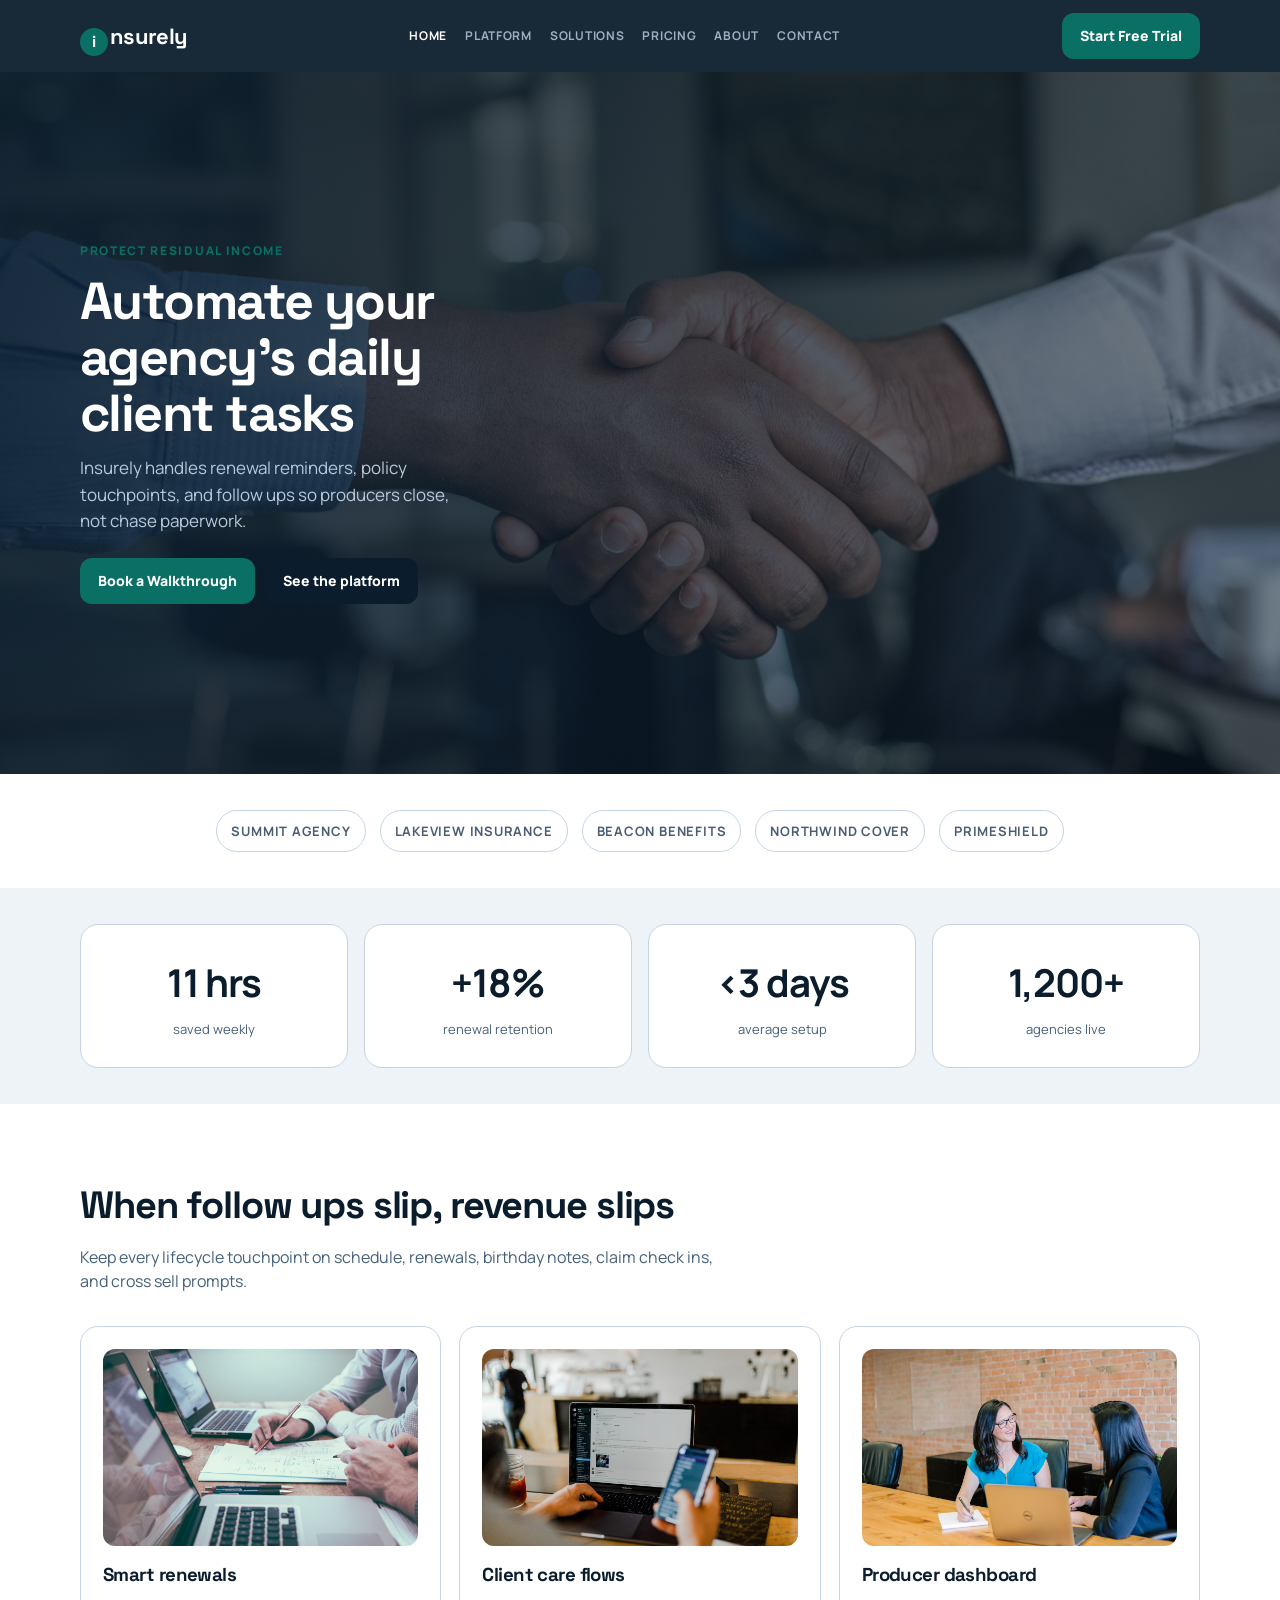
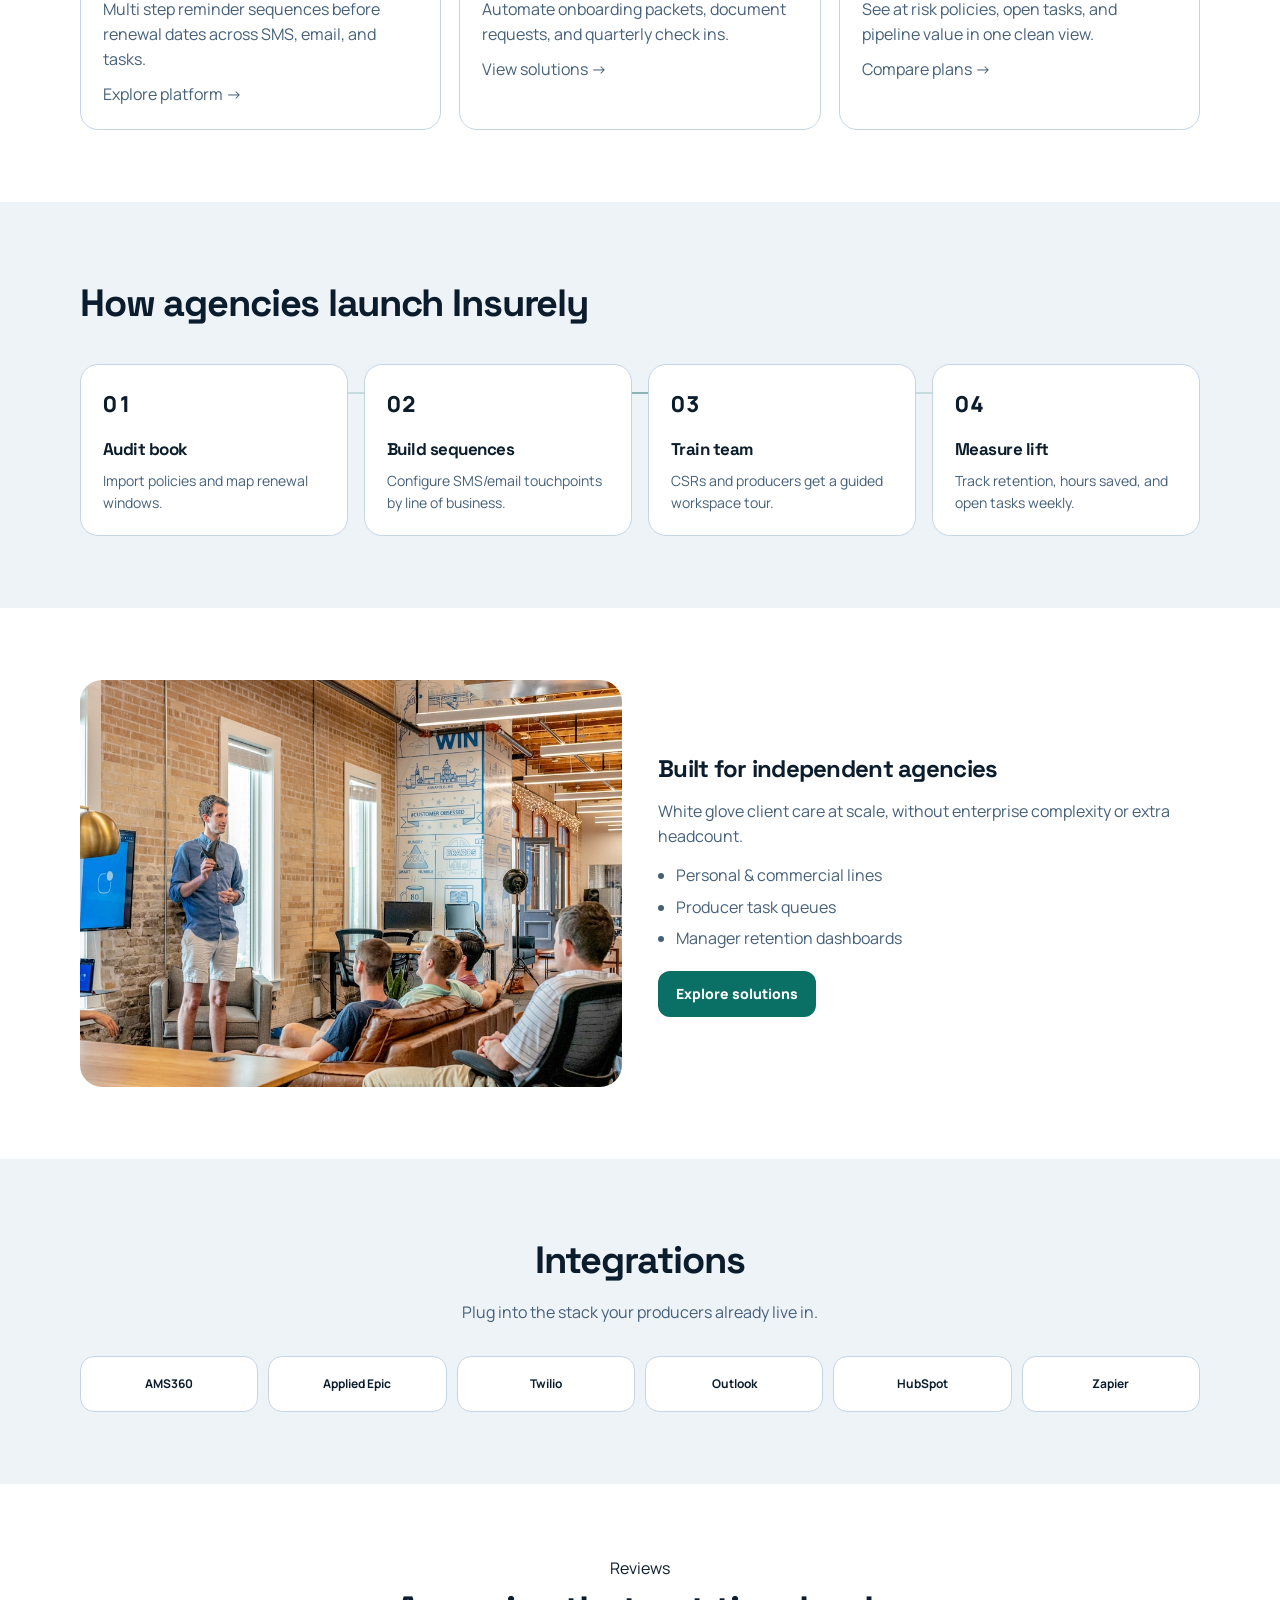
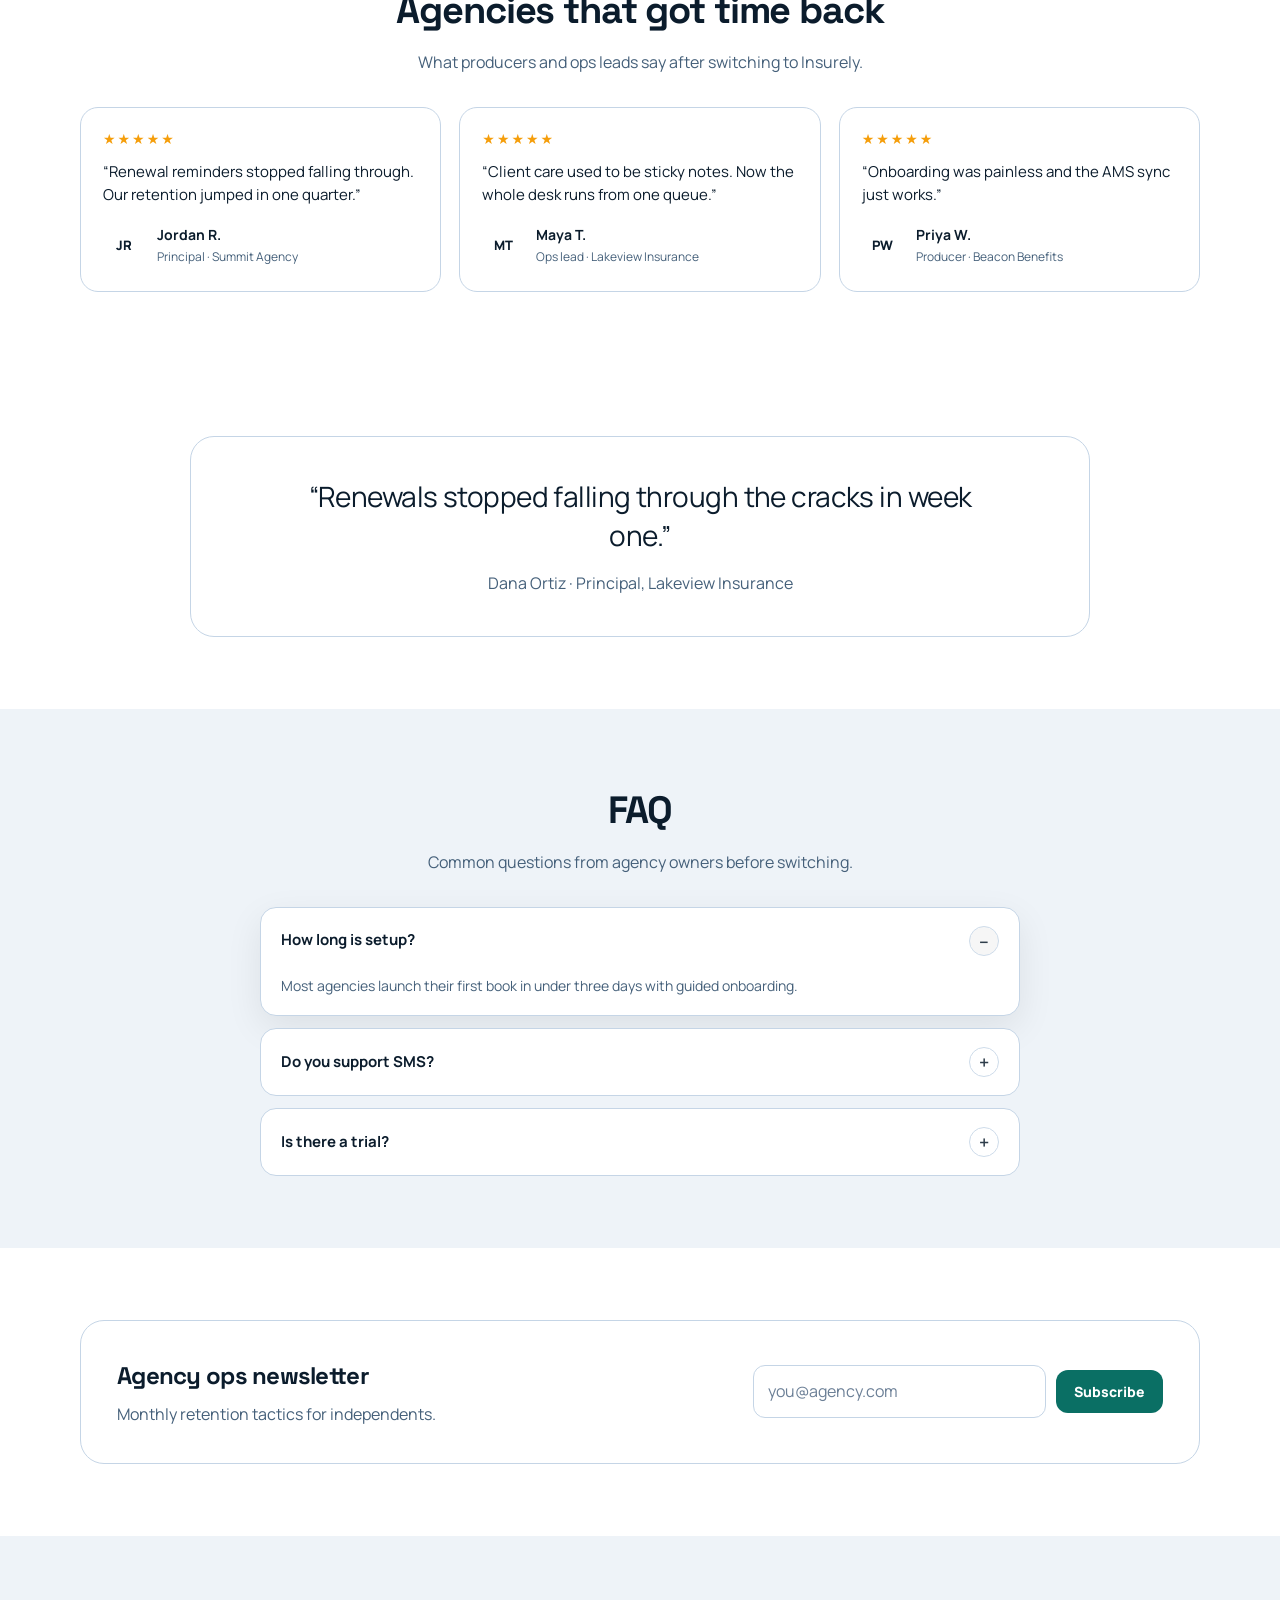
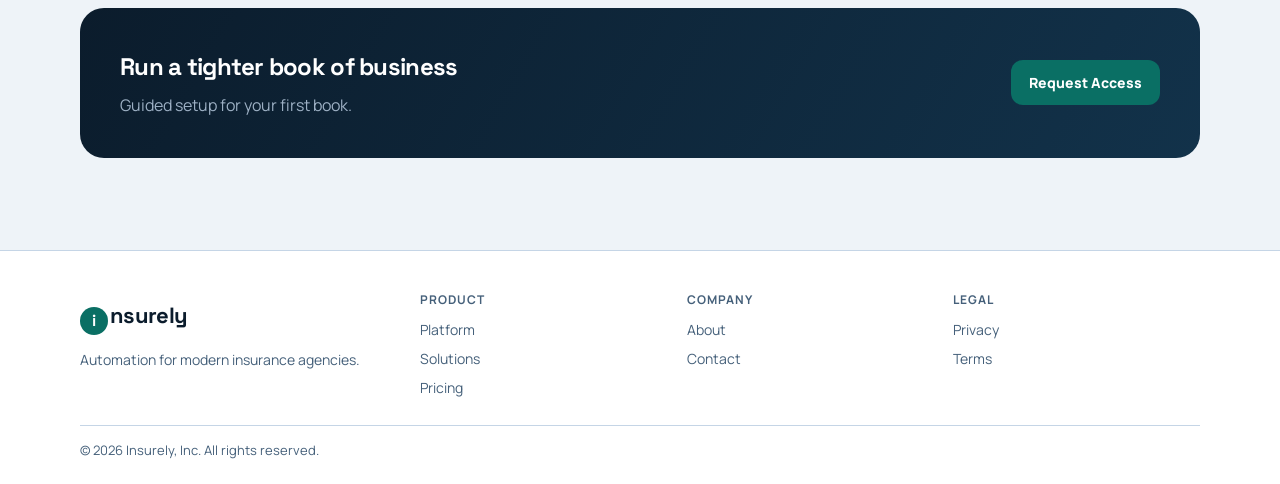
<file: index.html>
<!DOCTYPE html><html lang="en"><head><meta charset="utf-8"/><meta name="viewport" content="width=device-width,initial-scale=1"/>
<title>Insurely | Automation for Insurance Agencies</title>
<meta name="description" content="Insurely automates renewals, reminders, and client care so insurance agencies protect residual income."/>
<link href="https://fonts.googleapis.com/css2?family=Space+Grotesk:wght@500;600;700&family=Manrope:wght@400;500;600;700;800&display=swap" rel="stylesheet"/><link rel="stylesheet" href="styles.css"/>  <link rel="icon" href="favicon.svg" type="image/svg+xml"/>
  <meta name="theme-color" content="#0b1c2c"/>
  <meta property="og:title" content="Insurely | Automation for Insurance Agencies"/>
  <meta property="og:description" content="Automation for insurance agencies, renewals, reminders, and client care in one workflow."/>
  <meta property="og:type" content="website"/>
  <meta property="og:url" content="https://mryamaslam.github.io/insurely/"/>
  <meta name="twitter:card" content="summary_large_image"/>
</head><body>
<a class="skip-link" href="#main">Skip to content</a>
<header><div class="wrap nav"><a class="logo logo-insurely" href="index.html" aria-label="Insurely home"><span class="logo-idot" aria-hidden="true">i</span><span class="logo-word">nsurely</span></a>
<button class="nav-toggle" id="navToggle" aria-label="Menu">☰</button>
<nav class="nav-links" id="navLinks"><a class="active" href="index.html">Home</a><a href="platform.html">Platform</a><a href="solutions.html">Solutions</a><a href="pricing.html">Pricing</a><a href="about.html">About</a><a href="contact.html">Contact</a></nav>
<a class="btn btn-teal" href="contact.html">Start Free Trial</a></div></header>
<main id="main">
<section class="hero" style="background-image:url('images/hero.jpg')"><div class="wrap">
<div class="kicker">Protect residual income</div>
<h1>Automate your agency’s daily client tasks</h1>
<p class="lead">Insurely handles renewal reminders, policy touchpoints, and follow ups so producers close, not chase paperwork.</p>
<div style="display:flex;gap:10px;flex-wrap:wrap"><a class="btn btn-teal" href="contact.html">Book a Walkthrough</a><a class="btn btn-dark" href="platform.html">See the platform</a></div>
</div></section>

<section class="section-alt section-tight"><div class="wrap"><div class="logos-row reveal"><span>Summit Agency</span><span>Lakeview Insurance</span><span>Beacon Benefits</span><span>Northwind Cover</span><span>PrimeShield</span></div></div></section>

<section class="section-tight"><div class="wrap"><div class="stats-strip reveal">
<div class="stat-box"><b>11 hrs</b><span>saved weekly</span></div>
<div class="stat-box"><b>+18%</b><span>renewal retention</span></div>
<div class="stat-box"><b>&lt;3 days</b><span>average setup</span></div>
<div class="stat-box"><b>1,200+</b><span>agencies live</span></div>
</div></div></section>

<section class="section-alt"><div class="wrap"><div class="section-head reveal"><h2>When follow ups slip, revenue slips</h2><p>Keep every lifecycle touchpoint on schedule, renewals, birthday notes, claim check ins, and cross sell prompts.</p></div>
<div class="grid-3">
<article class="card reveal"><img src="images/desk.jpg" alt="Agency desk" loading="lazy" decoding="async"><h3>Smart renewals</h3><p>Multi step reminder sequences before renewal dates across SMS, email, and tasks.</p><p style="margin-top:10px"><a href="platform.html">Explore platform →</a></p></article>
<article class="card reveal"><img src="images/phone.jpg" alt="Client messaging" loading="lazy" decoding="async"><h3>Client care flows</h3><p>Automate onboarding packets, document requests, and quarterly check ins.</p><p style="margin-top:10px"><a href="solutions.html">View solutions →</a></p></article>
<article class="card reveal"><img src="images/meeting.jpg" alt="Agency meeting" loading="lazy" decoding="async"><h3>Producer dashboard</h3><p>See at risk policies, open tasks, and pipeline value in one clean view.</p><p style="margin-top:10px"><a href="pricing.html">Compare plans →</a></p></article>
</div></div></section>

<section><div class="wrap"><div class="section-head reveal"><h2>How agencies launch Insurely</h2></div>
<div class="process reveal">
<div class="step"><h3>Audit book</h3><p>Import policies and map renewal windows.</p></div>
<div class="step"><h3>Build sequences</h3><p>Configure SMS/email touchpoints by line of business.</p></div>
<div class="step"><h3>Train team</h3><p>CSRs and producers get a guided workspace tour.</p></div>
<div class="step"><h3>Measure lift</h3><p>Track retention, hours saved, and open tasks weekly.</p></div>
</div></div></section>

<section class="section-alt"><div class="wrap grid-2">
<img class="split-img reveal" src="images/team.jpg" alt="Agency team" loading="lazy" decoding="async">
<div class="reveal"><h2>Built for independent agencies</h2><p class="muted" style="margin:12px 0">White glove client care at scale, without enterprise complexity or extra headcount.</p>
<ul class="list"><li>Personal & commercial lines</li><li>Producer task queues</li><li>Manager retention dashboards</li></ul>
<a class="btn btn-teal" href="solutions.html">Explore solutions</a></div>
</div></section>

<section><div class="wrap"><div class="section-head center reveal"><h2>Integrations</h2><p>Plug into the stack your producers already live in.</p></div>
<div class="integrations reveal"><div>AMS360</div><div>Applied Epic</div><div>Twilio</div><div>Outlook</div><div>HubSpot</div><div>Zapier</div></div>
</div></section>

<section class="reviews-section section-alt"><div class="wrap"><div class="section-head center reveal"><span class="eyebrow">Reviews</span><h2>Agencies that got time back</h2><p class="muted">What producers and ops leads say after switching to Insurely.</p></div><div class="reviews-grid reveal"><article class="review-card"><div class="review-stars">★★★★★</div><p>“Renewal reminders stopped falling through. Our retention jumped in one quarter.”</p><div class="review-author"><span class="review-avatar">JR</span><div><strong>Jordan R.</strong><span class="muted">Principal · Summit Agency</span></div></div></article><article class="review-card"><div class="review-stars">★★★★★</div><p>“Client care used to be sticky notes. Now the whole desk runs from one queue.”</p><div class="review-author"><span class="review-avatar">MT</span><div><strong>Maya T.</strong><span class="muted">Ops lead · Lakeview Insurance</span></div></div></article><article class="review-card"><div class="review-stars">★★★★★</div><p>“Onboarding was painless and the AMS sync just works.”</p><div class="review-author"><span class="review-avatar">PW</span><div><strong>Priya W.</strong><span class="muted">Producer · Beacon Benefits</span></div></div></article></div></div></section>
<section class="section-alt"><div class="wrap"><div class="quote-band reveal">
<blockquote>“Renewals stopped falling through the cracks in week one.”</blockquote>
<p class="muted">Dana Ortiz · Principal, Lakeview Insurance</p>
</div></div></section>

<section><div class="wrap"><div class="section-head center reveal"><h2>FAQ</h2><p>Common questions from agency owners before switching.</p></div>
<div class="faq reveal">
<details open><summary>How long is setup?</summary><p>Most agencies launch their first book in under three days with guided onboarding.</p></details>
<details><summary>Do you support SMS?</summary><p>Yes, email and SMS sequences with compliance friendly templates.</p></details>
<details><summary>Is there a trial?</summary><p>14 day trial on Essentials and Growth. Enterprise includes a guided pilot.</p></details>
</div></div></section>

<section class="section-alt"><div class="wrap"><div class="newsletter reveal">
<div><h2>Agency ops newsletter</h2><p class="muted" style="margin-top:8px">Monthly retention tactics for independents.</p><p class="nl-success muted" style="display:none;margin-top:8px;color:var(--teal)">Subscribed, thank you.</p></div>
<form id="newsletterForm" class="newsletter-form"><input type="email" required placeholder="you@agency.com"/><button class="btn btn-teal" type="submit">Subscribe</button></form>
</div></div></section>

<section><div class="wrap"><div class="band reveal"><div><h2>Run a tighter book of business</h2><p>Guided setup for your first book.</p></div><a class="btn btn-teal" href="contact.html">Request Access</a></div></div></section>
</main>
<footer><div class="wrap"><div class="footer-grid"><div><a class="logo logo-insurely" href="index.html" aria-label="Insurely home"><span class="logo-idot" aria-hidden="true">i</span><span class="logo-word">nsurely</span></a><p class="muted" style="margin-top:10px;font-size:14px">Automation for modern insurance agencies.</p></div>
<div><h4>Product</h4><a href="platform.html">Platform</a><a href="solutions.html">Solutions</a><a href="pricing.html">Pricing</a></div>
<div><h4>Company</h4><a href="about.html">About</a><a href="contact.html">Contact</a></div>
<div><h4>Legal</h4><a href="privacy.html">Privacy</a><a href="terms.html">Terms</a></div></div>
<div class="footer-bottom">© 2026 Insurely, Inc. All rights reserved.</div></div></footer><script src="app.js"></script><div class="cookie-bar" id="cookieBar" role="dialog" aria-live="polite"><p>We use local storage for cart/demo preferences. See our <a href="privacy.html">Privacy</a>.</p><button type="button" class="btn btn-solid btn-primary btn-teal btn-red btn-sky" id="cookieAccept">Got it</button></div>
<button type="button" class="to-top" id="toTop" aria-label="Back to top">↑</button>
</body></html>
</file>
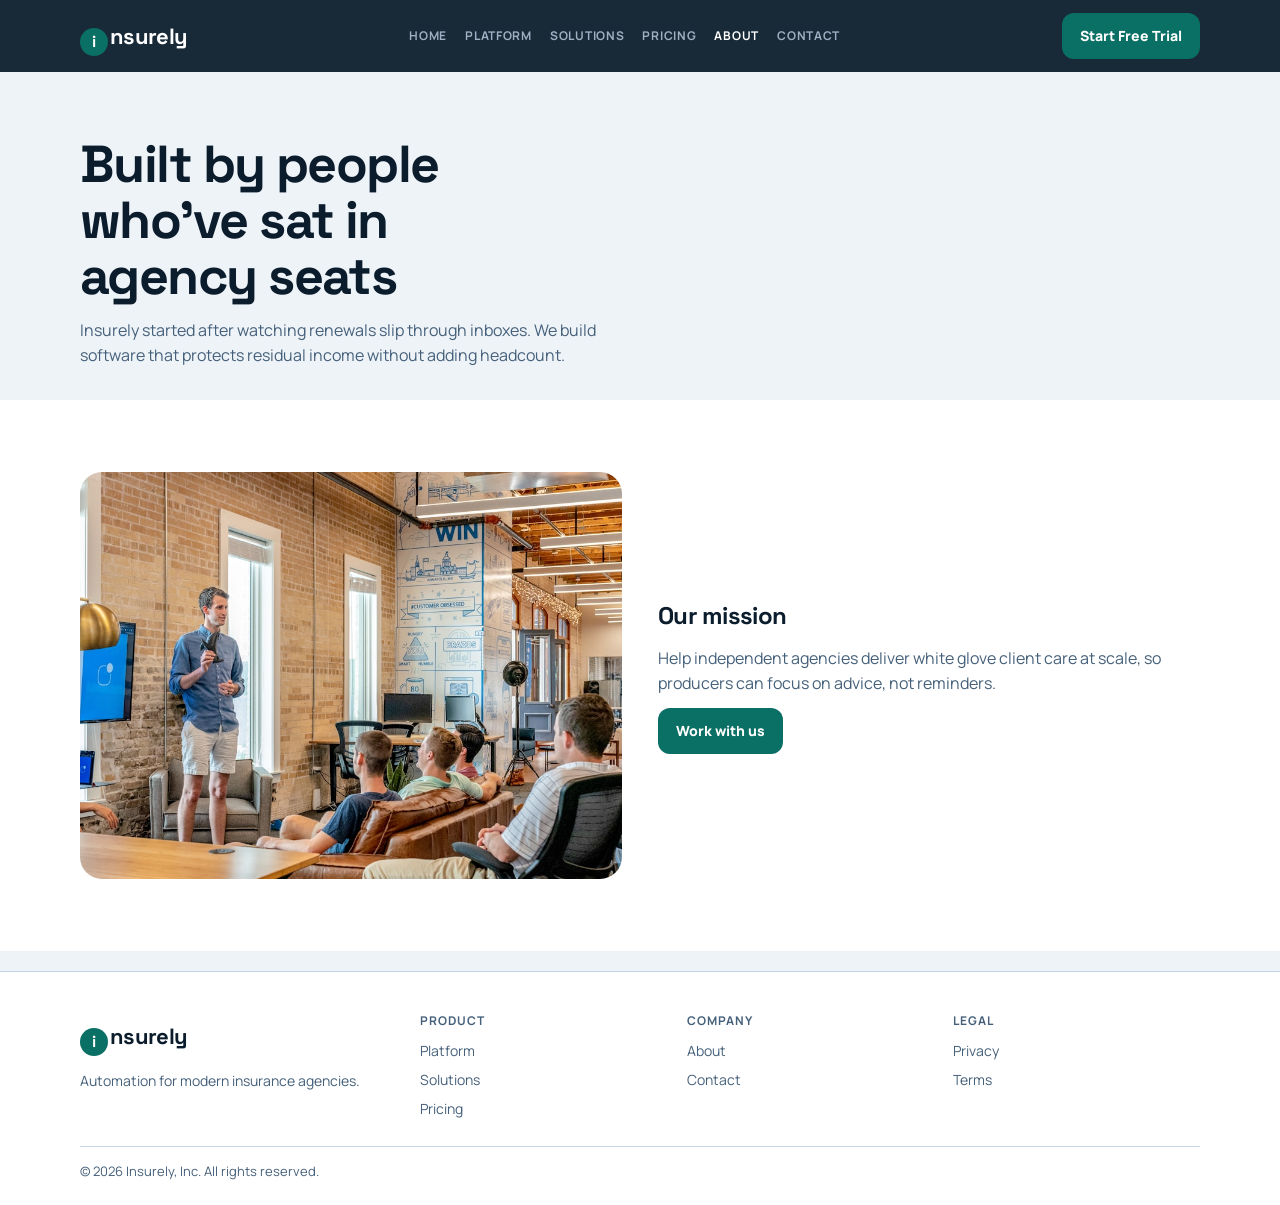
<file: about.html>
<!DOCTYPE html><html lang="en"><head><meta charset="utf-8"/><meta name="viewport" content="width=device-width,initial-scale=1"/>
<title>About | Insurely</title>
<link href="https://fonts.googleapis.com/css2?family=Space+Grotesk:wght@500;600;700&family=Manrope:wght@400;500;600;700;800&display=swap" rel="stylesheet"/>
<link rel="stylesheet" href="styles.css"/>  <link rel="icon" href="favicon.svg" type="image/svg+xml"/>
  <meta name="theme-color" content="#0b1c2c"/>
  <meta name="description" content="Automation for insurance agencies, renewals, reminders, and client care in one workflow."/>
  <meta property="og:title" content="About | Insurely"/>
  <meta property="og:description" content="Automation for insurance agencies, renewals, reminders, and client care in one workflow."/>
  <meta property="og:type" content="website"/>
  <meta property="og:url" content="https://mryamaslam.github.io/insurely/"/>
  <meta name="twitter:card" content="summary_large_image"/>
</head><body>
<a class="skip-link" href="#main">Skip to content</a>
<header><div class="wrap nav"><a class="logo logo-insurely" href="index.html" aria-label="Insurely home"><span class="logo-idot" aria-hidden="true">i</span><span class="logo-word">nsurely</span></a><button class="nav-toggle" id="navToggle" aria-label="Menu">☰</button><nav class="nav-links" id="navLinks"><a class="" href="index.html">Home</a><a class="" href="platform.html">Platform</a><a class="" href="solutions.html">Solutions</a><a class="" href="pricing.html">Pricing</a><a class="active" href="about.html">About</a><a class="" href="contact.html">Contact</a></nav><a class="btn btn-teal" href="contact.html">Start Free Trial</a></div></header>
<main id="main">
<div class="page-hero"><div class="wrap"><h1>Built by people who’ve sat in agency seats</h1><p>Insurely started after watching renewals slip through inboxes. We build software that protects residual income without adding headcount.</p></div></div>
<section class="section-alt"><div class="wrap grid-2"><img class="split-img" src="images/team.jpg" alt="Insurely team" loading="lazy" decoding="async"><div><h2>Our mission</h2><p class="muted" style="margin:12px 0">Help independent agencies deliver white glove client care at scale, so producers can focus on advice, not reminders.</p><a class="btn btn-teal" href="contact.html">Work with us</a></div></div></section>
</main>
<footer><div class="wrap"><div class="footer-grid"><div><a class="logo logo-insurely" href="index.html" aria-label="Insurely home"><span class="logo-idot" aria-hidden="true">i</span><span class="logo-word">nsurely</span></a><p class="muted" style="margin-top:10px;font-size:14px">Automation for modern insurance agencies.</p></div><div><h4>Product</h4><a href="platform.html">Platform</a><a href="solutions.html">Solutions</a><a href="pricing.html">Pricing</a></div><div><h4>Company</h4><a href="about.html">About</a><a href="contact.html">Contact</a></div><div><h4>Legal</h4><a href="privacy.html">Privacy</a><a href="terms.html">Terms</a></div></div><div class="footer-bottom">© 2026 Insurely, Inc. All rights reserved.</div></div></footer><script src="app.js"></script><div class="cookie-bar" id="cookieBar" role="dialog" aria-live="polite"><p>We use local storage for cart/demo preferences. See our <a href="privacy.html">Privacy</a>.</p><button type="button" class="btn btn-solid btn-primary btn-teal btn-red btn-sky" id="cookieAccept">Got it</button></div>
<button type="button" class="to-top" id="toTop" aria-label="Back to top">↑</button>
</body></html>
</file>
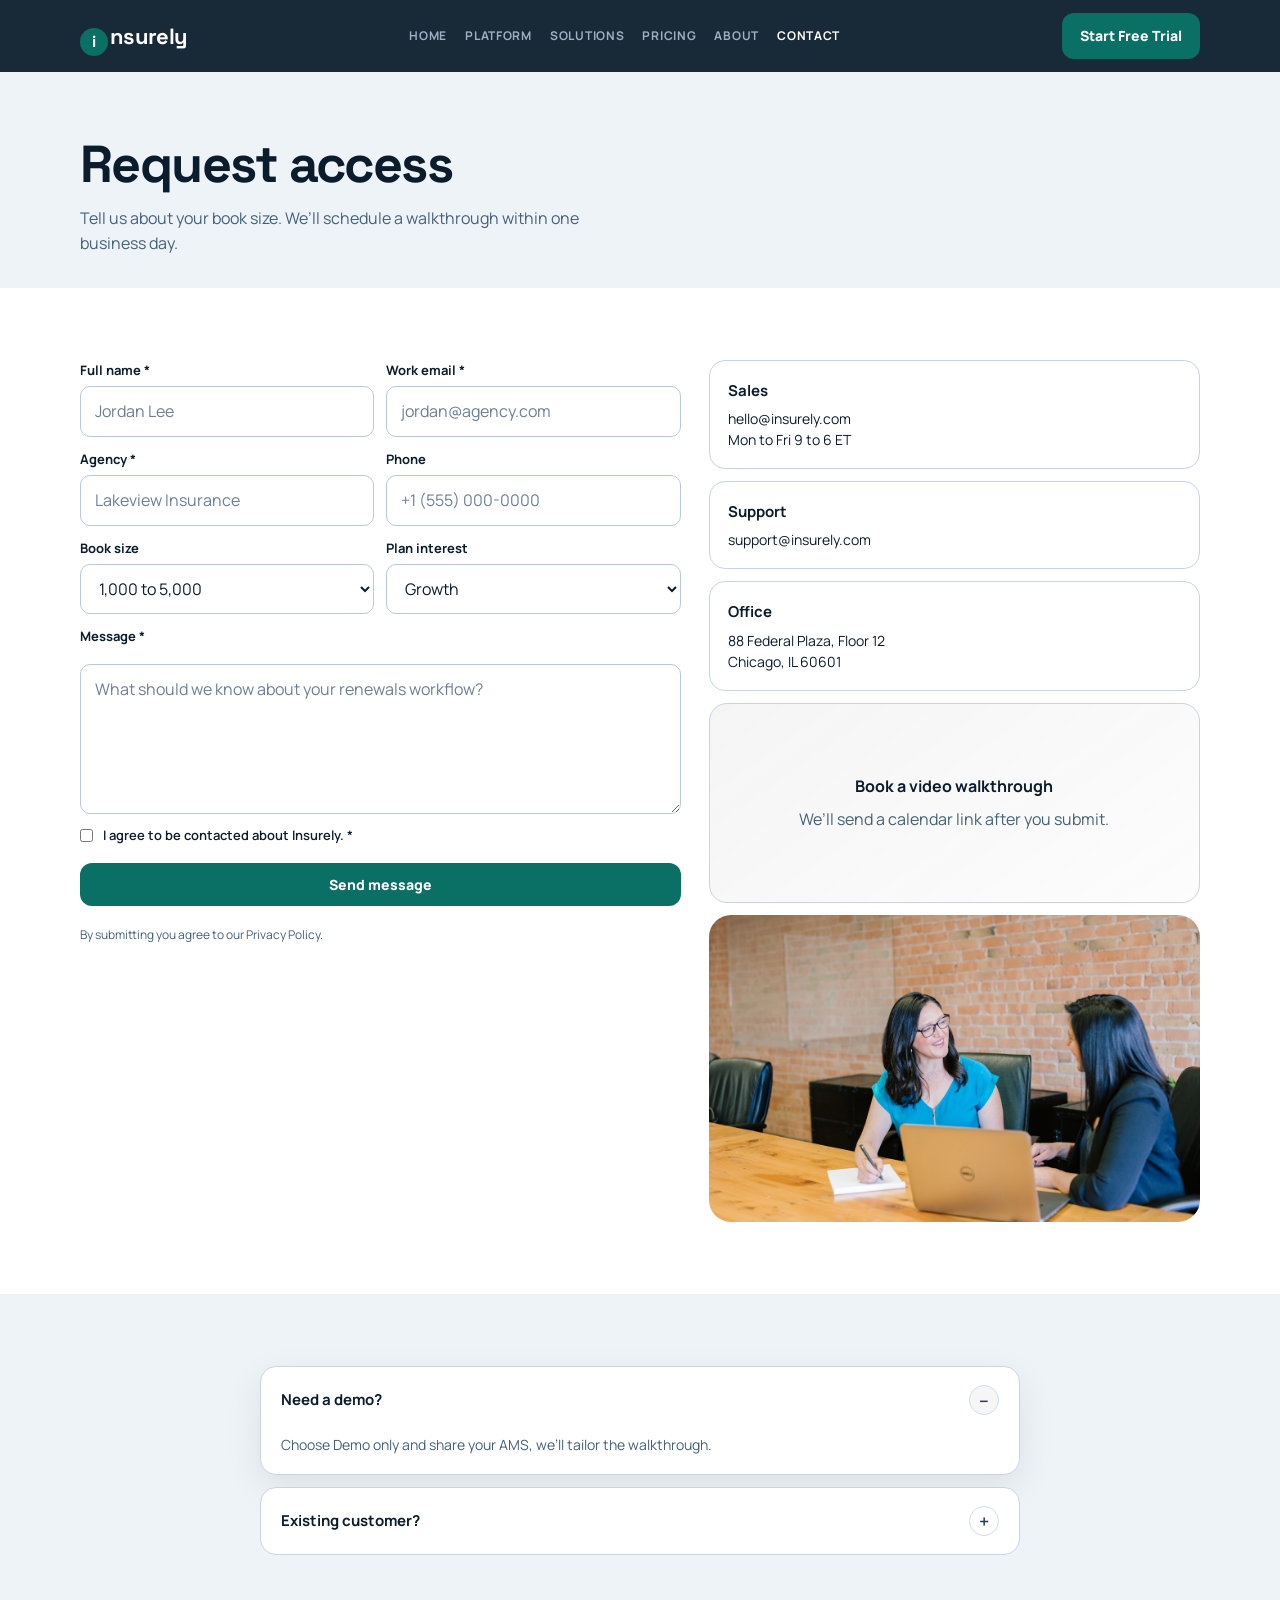
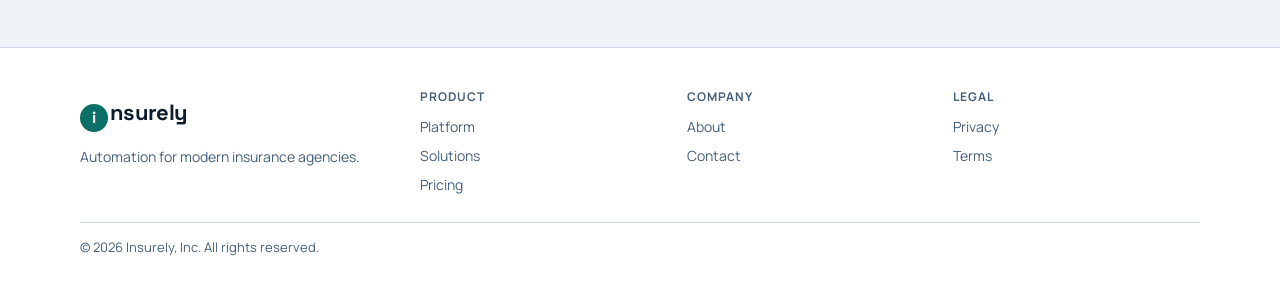
<file: contact.html>
<!DOCTYPE html><html lang="en"><head><meta charset="utf-8"/><meta name="viewport" content="width=device-width,initial-scale=1"/>
<title>Contact | Insurely</title><link href="https://fonts.googleapis.com/css2?family=Space+Grotesk:wght@500;600;700&family=Manrope:wght@400;500;600;700;800&display=swap" rel="stylesheet"/><link rel="stylesheet" href="styles.css"/>  <link rel="icon" href="favicon.svg" type="image/svg+xml"/>
  <meta name="theme-color" content="#0b1c2c"/>
  <meta name="description" content="Automation for insurance agencies, renewals, reminders, and client care in one workflow."/>
  <meta property="og:title" content="Contact | Insurely"/>
  <meta property="og:description" content="Automation for insurance agencies, renewals, reminders, and client care in one workflow."/>
  <meta property="og:type" content="website"/>
  <meta property="og:url" content="https://mryamaslam.github.io/insurely/"/>
  <meta name="twitter:card" content="summary_large_image"/>
</head><body>
<a class="skip-link" href="#main">Skip to content</a>
<header><div class="wrap nav"><a class="logo logo-insurely" href="index.html" aria-label="Insurely home"><span class="logo-idot" aria-hidden="true">i</span><span class="logo-word">nsurely</span></a>
<button class="nav-toggle" id="navToggle" aria-label="Menu">☰</button>
<nav class="nav-links" id="navLinks"><a href="index.html">Home</a><a href="platform.html">Platform</a><a href="solutions.html">Solutions</a><a href="pricing.html">Pricing</a><a href="about.html">About</a><a class="active" href="contact.html">Contact</a></nav>
<a class="btn btn-teal" href="contact.html">Start Free Trial</a></div></header>
<main id="main">
<div class="page-hero"><div class="wrap"><h1>Request access</h1><p>Tell us about your book size. We’ll schedule a walkthrough within one business day.</p></div></div>
<section class="section-alt"><div class="wrap contact-grid">
<form class="form" id="contactForm">
<div id="formSuccess" class="form-success">Thanks, we’ll be in touch shortly.</div>
<div class="form-row"><div><label>Full name *</label><input required name="name" placeholder="Jordan Lee"/></div>
<div><label>Work email *</label><input required type="email" name="email" placeholder="jordan@agency.com"/></div></div>
<div class="form-row"><div><label>Agency *</label><input required name="agency" placeholder="Lakeview Insurance"/></div>
<div><label>Phone</label><input type="tel" name="phone" placeholder="+1 (555) 000-0000"/></div></div>
<div class="form-row"><div><label>Book size</label><select><option>Under 1,000 policies</option><option selected>1,000 to 5,000</option><option>5,000+</option></select></div>
<div><label>Plan interest</label><select id="plan" name="plan"><option value="essentials">Essentials</option><option value="growth" selected>Growth</option><option value="enterprise">Enterprise</option><option value="demo">Demo only</option></select></div></div>
<label>Message *</label><textarea required name="message" rows="5" placeholder="What should we know about your renewals workflow?"></textarea>
<div class="check-row"><label><input type="checkbox" required /> <span>I agree to be contacted about Insurely. *</span></label></div>
<button class="btn btn-teal" type="submit">Send message</button>
<p class="muted" style="font-size:12px;margin-top:8px">By submitting you agree to our <a href="privacy.html">Privacy Policy</a>.</p>
</form>
<div>
<div class="contact-cards">
<div class="contact-card"><h4>Sales</h4><p><a href="mailto:hello@insurely.com">hello@insurely.com</a><br/>Mon to Fri 9 to 6 ET</p></div>
<div class="contact-card"><h4>Support</h4><p><a href="mailto:support@insurely.com">support@insurely.com</a></p></div>
<div class="contact-card"><h4>Office</h4><p>88 Federal Plaza, Floor 12<br/>Chicago, IL 60601</p></div>
</div>
<div class="map-box" style="margin-top:12px"><div><strong>Book a video walkthrough</strong><p class="muted" style="margin-top:8px">We’ll send a calendar link after you submit.</p></div></div>
<img class="split-img" style="margin-top:12px;aspect-ratio:16/10" src="images/meeting.jpg" alt="Meeting" loading="lazy" decoding="async">
</div>
</div></section>
<section><div class="wrap"><div class="faq">
<details open><summary>Need a demo?</summary><p>Choose Demo only and share your AMS, we’ll tailor the walkthrough.</p></details>
<details><summary>Existing customer?</summary><p>Email support@insurely.com from your account address.</p></details>
</div></div></section>
</main>
<footer><div class="wrap"><div class="footer-grid"><div><a class="logo logo-insurely" href="index.html" aria-label="Insurely home"><span class="logo-idot" aria-hidden="true">i</span><span class="logo-word">nsurely</span></a><p class="muted" style="margin-top:10px;font-size:14px">Automation for modern insurance agencies.</p></div>
<div><h4>Product</h4><a href="platform.html">Platform</a><a href="solutions.html">Solutions</a><a href="pricing.html">Pricing</a></div>
<div><h4>Company</h4><a href="about.html">About</a><a href="contact.html">Contact</a></div>
<div><h4>Legal</h4><a href="privacy.html">Privacy</a><a href="terms.html">Terms</a></div></div>
<div class="footer-bottom">© 2026 Insurely, Inc. All rights reserved.</div></div></footer><script src="app.js"></script><div class="cookie-bar" id="cookieBar" role="dialog" aria-live="polite"><p>We use local storage for cart/demo preferences. See our <a href="privacy.html">Privacy</a>.</p><button type="button" class="btn btn-solid btn-primary btn-teal btn-red btn-sky" id="cookieAccept">Got it</button></div>
<button type="button" class="to-top" id="toTop" aria-label="Back to top">↑</button>
</body></html>
</file>
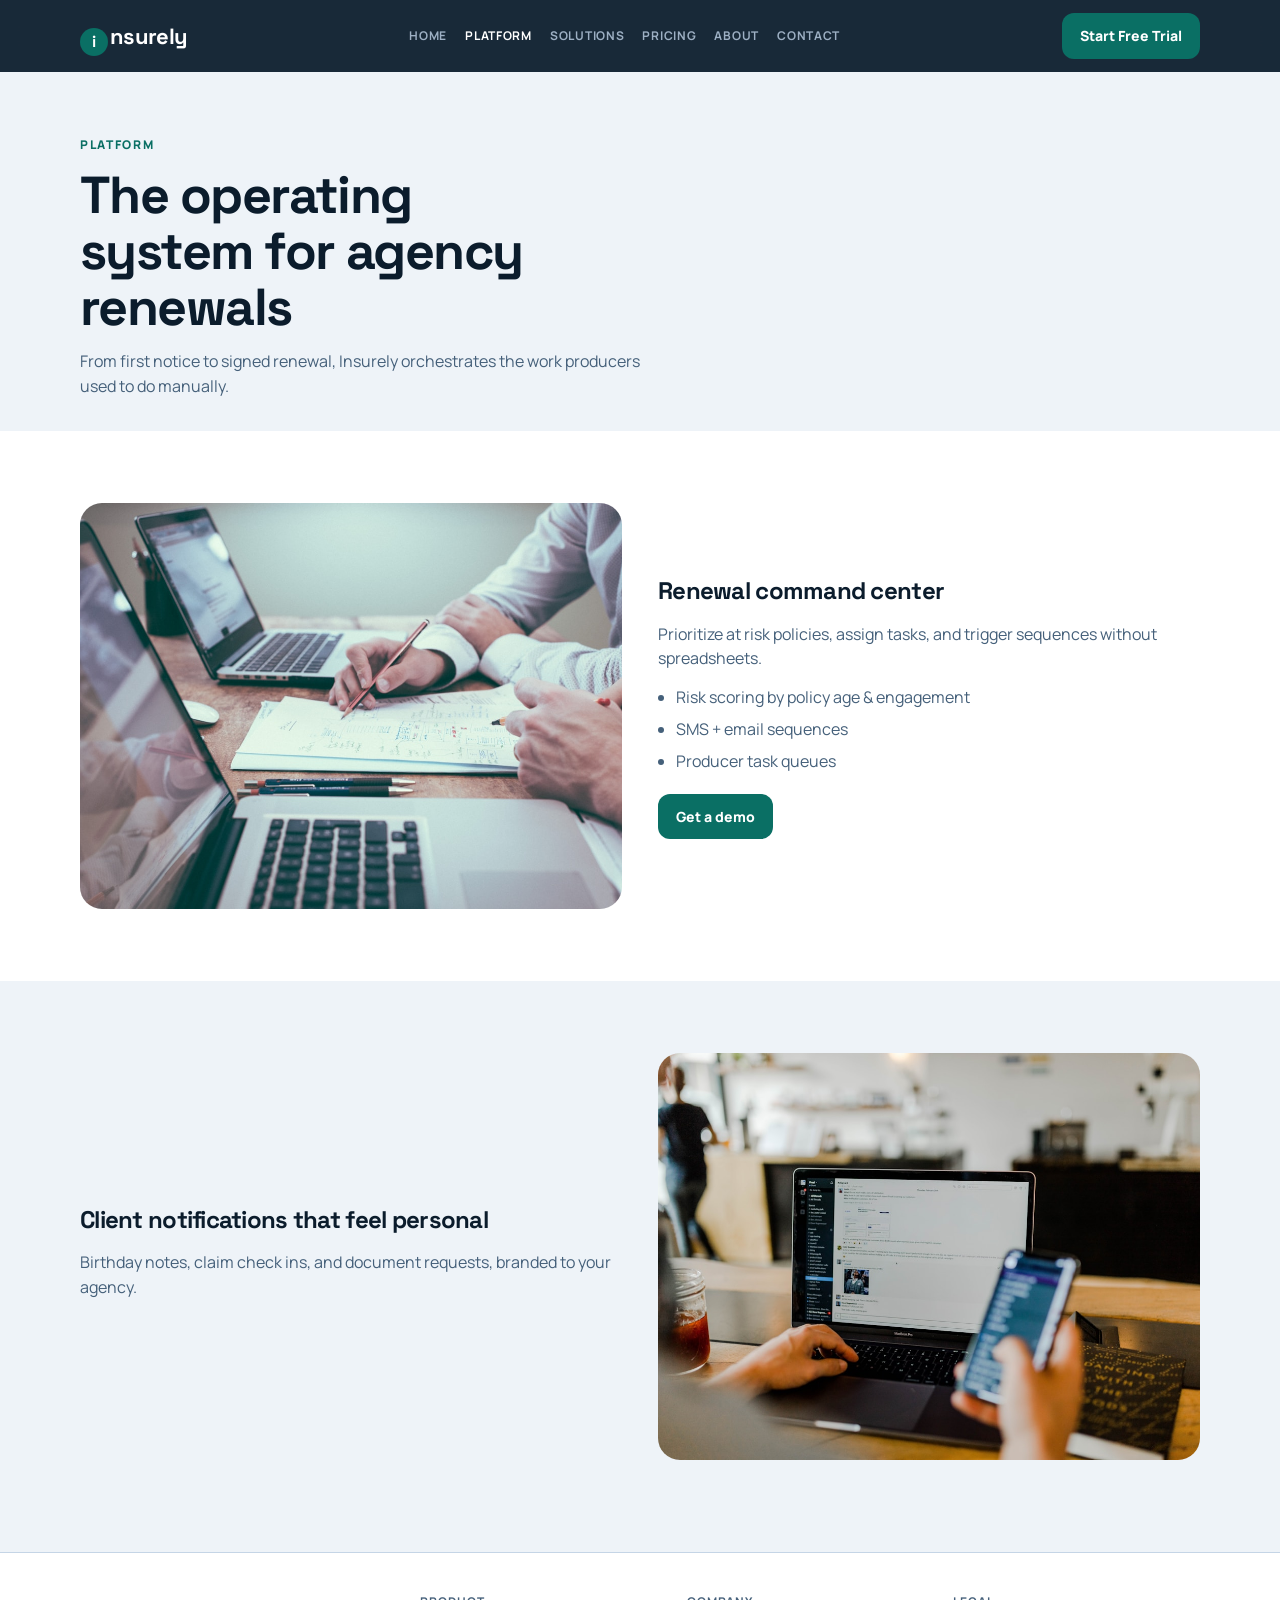
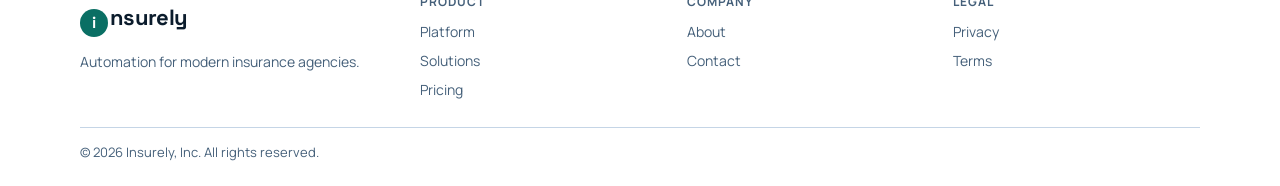
<file: platform.html>
<!DOCTYPE html><html lang="en"><head><meta charset="utf-8"/><meta name="viewport" content="width=device-width,initial-scale=1"/>
<title>Platform | Insurely</title>
<link href="https://fonts.googleapis.com/css2?family=Space+Grotesk:wght@500;600;700&family=Manrope:wght@400;500;600;700;800&display=swap" rel="stylesheet"/>
<link rel="stylesheet" href="styles.css"/>  <link rel="icon" href="favicon.svg" type="image/svg+xml"/>
  <meta name="theme-color" content="#0b1c2c"/>
  <meta name="description" content="Automation for insurance agencies, renewals, reminders, and client care in one workflow."/>
  <meta property="og:title" content="Platform | Insurely"/>
  <meta property="og:description" content="Automation for insurance agencies, renewals, reminders, and client care in one workflow."/>
  <meta property="og:type" content="website"/>
  <meta property="og:url" content="https://mryamaslam.github.io/insurely/"/>
  <meta name="twitter:card" content="summary_large_image"/>
</head><body>
<a class="skip-link" href="#main">Skip to content</a>
<header><div class="wrap nav"><a class="logo logo-insurely" href="index.html" aria-label="Insurely home"><span class="logo-idot" aria-hidden="true">i</span><span class="logo-word">nsurely</span></a><button class="nav-toggle" id="navToggle" aria-label="Menu">☰</button><nav class="nav-links" id="navLinks"><a class="" href="index.html">Home</a><a class="active" href="platform.html">Platform</a><a class="" href="solutions.html">Solutions</a><a class="" href="pricing.html">Pricing</a><a class="" href="about.html">About</a><a class="" href="contact.html">Contact</a></nav><a class="btn btn-teal" href="contact.html">Start Free Trial</a></div></header>
<main id="main">
<div class="page-hero"><div class="wrap"><div class="kicker" style="color:var(--teal)">Platform</div><h1>The operating system for agency renewals</h1><p>From first notice to signed renewal, Insurely orchestrates the work producers used to do manually.</p></div></div>
<section class="section-alt"><div class="wrap grid-2"><img class="split-img" src="images/desk.jpg" alt="Renewal workspace" loading="lazy" decoding="async"><div><h2>Renewal command center</h2><p class="muted" style="margin:12px 0">Prioritize at risk policies, assign tasks, and trigger sequences without spreadsheets.</p><ul class="list"><li>Risk scoring by policy age & engagement</li><li>SMS + email sequences</li><li>Producer task queues</li></ul><a class="btn btn-teal" href="contact.html">Get a demo</a></div></div></section>
<section><div class="wrap grid-2"><div><h2>Client notifications that feel personal</h2><p class="muted" style="margin:12px 0">Birthday notes, claim check ins, and document requests, branded to your agency.</p></div><img class="split-img" src="images/phone.jpg" alt="Mobile notifications" loading="lazy" decoding="async"></div></section>
</main>
<footer><div class="wrap"><div class="footer-grid"><div><a class="logo logo-insurely" href="index.html" aria-label="Insurely home"><span class="logo-idot" aria-hidden="true">i</span><span class="logo-word">nsurely</span></a><p class="muted" style="margin-top:10px;font-size:14px">Automation for modern insurance agencies.</p></div><div><h4>Product</h4><a href="platform.html">Platform</a><a href="solutions.html">Solutions</a><a href="pricing.html">Pricing</a></div><div><h4>Company</h4><a href="about.html">About</a><a href="contact.html">Contact</a></div><div><h4>Legal</h4><a href="privacy.html">Privacy</a><a href="terms.html">Terms</a></div></div><div class="footer-bottom">© 2026 Insurely, Inc. All rights reserved.</div></div></footer><script src="app.js"></script><div class="cookie-bar" id="cookieBar" role="dialog" aria-live="polite"><p>We use local storage for cart/demo preferences. See our <a href="privacy.html">Privacy</a>.</p><button type="button" class="btn btn-solid btn-primary btn-teal btn-red btn-sky" id="cookieAccept">Got it</button></div>
<button type="button" class="to-top" id="toTop" aria-label="Back to top">↑</button>
</body></html>
</file>
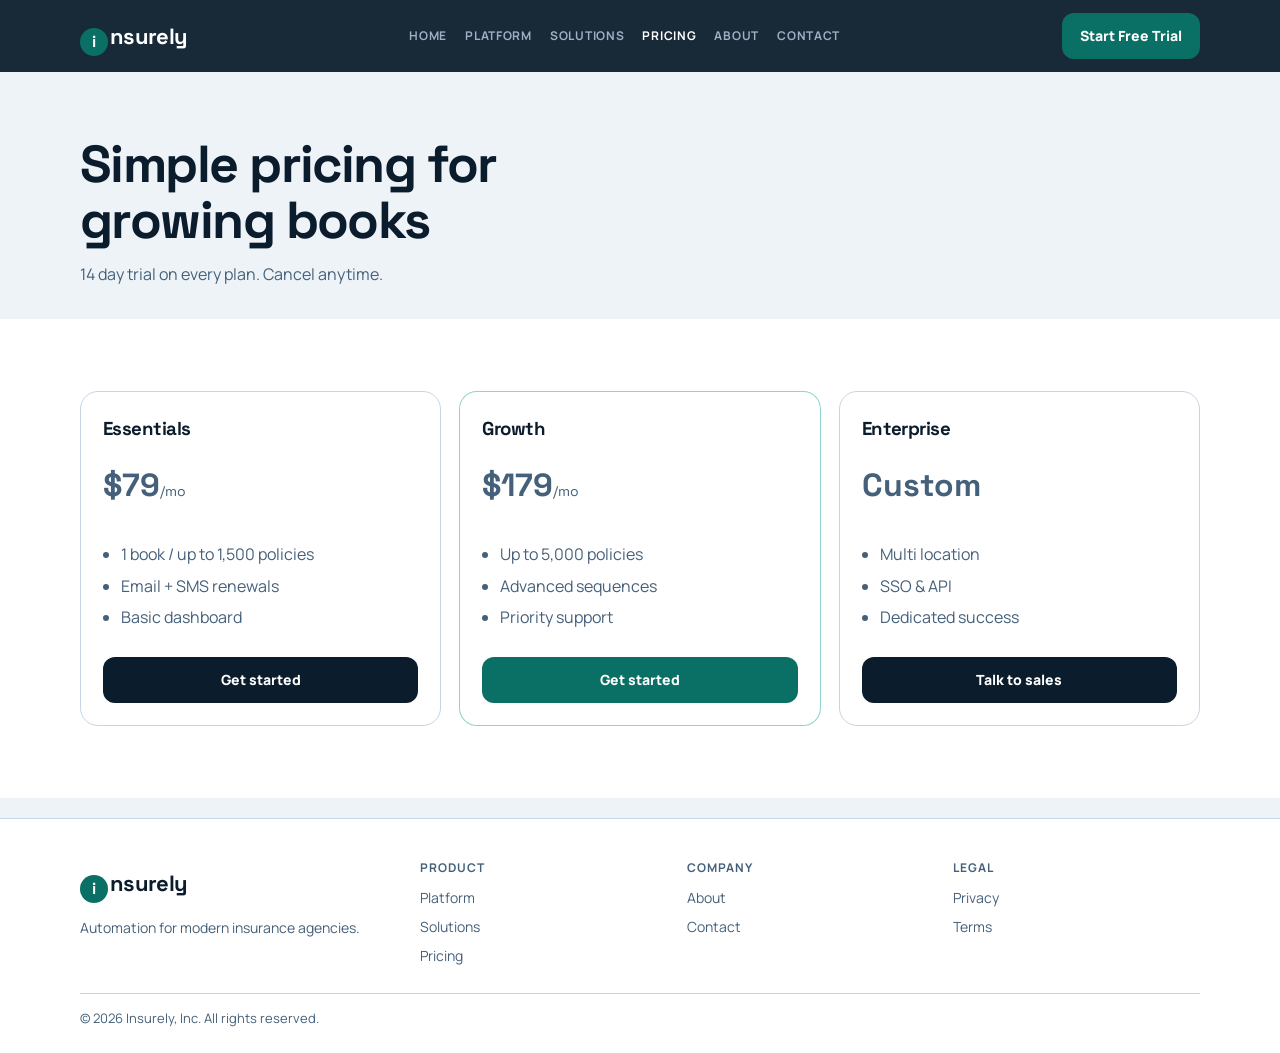
<file: pricing.html>
<!DOCTYPE html><html lang="en"><head><meta charset="utf-8"/><meta name="viewport" content="width=device-width,initial-scale=1"/>
<title>Pricing | Insurely</title>
<link href="https://fonts.googleapis.com/css2?family=Space+Grotesk:wght@500;600;700&family=Manrope:wght@400;500;600;700;800&display=swap" rel="stylesheet"/>
<link rel="stylesheet" href="styles.css"/>  <link rel="icon" href="favicon.svg" type="image/svg+xml"/>
  <meta name="theme-color" content="#0b1c2c"/>
  <meta name="description" content="Automation for insurance agencies, renewals, reminders, and client care in one workflow."/>
  <meta property="og:title" content="Pricing | Insurely"/>
  <meta property="og:description" content="Automation for insurance agencies, renewals, reminders, and client care in one workflow."/>
  <meta property="og:type" content="website"/>
  <meta property="og:url" content="https://mryamaslam.github.io/insurely/"/>
  <meta name="twitter:card" content="summary_large_image"/>
</head><body>
<a class="skip-link" href="#main">Skip to content</a>
<header><div class="wrap nav"><a class="logo logo-insurely" href="index.html" aria-label="Insurely home"><span class="logo-idot" aria-hidden="true">i</span><span class="logo-word">nsurely</span></a><button class="nav-toggle" id="navToggle" aria-label="Menu">☰</button><nav class="nav-links" id="navLinks"><a class="" href="index.html">Home</a><a class="" href="platform.html">Platform</a><a class="" href="solutions.html">Solutions</a><a class="active" href="pricing.html">Pricing</a><a class="" href="about.html">About</a><a class="" href="contact.html">Contact</a></nav><a class="btn btn-teal" href="contact.html">Start Free Trial</a></div></header>
<main id="main">
<div class="page-hero"><div class="wrap"><h1>Simple pricing for growing books</h1><p>14 day trial on every plan. Cancel anytime.</p></div></div>
<section class="section-alt"><div class="wrap grid-3">
<article class="card"><h3>Essentials</h3><p style="font-size:32px;margin:10px 0;font-family:Space Grotesk,sans-serif"><b>$79</b><span class="muted" style="font-size:14px">/mo</span></p><ul class="list"><li>1 book / up to 1,500 policies</li><li>Email + SMS renewals</li><li>Basic dashboard</li></ul><a class="btn btn-dark btn-full" href="contact.html?plan=essentials">Get started</a></article>
<article class="card" style="border-color:rgba(15,159,144,.45)"><h3>Growth</h3><p style="font-size:32px;margin:10px 0;font-family:Space Grotesk,sans-serif"><b>$179</b><span class="muted" style="font-size:14px">/mo</span></p><ul class="list"><li>Up to 5,000 policies</li><li>Advanced sequences</li><li>Priority support</li></ul><a class="btn btn-teal btn-full" href="contact.html?plan=growth">Get started</a></article>
<article class="card"><h3>Enterprise</h3><p style="font-size:32px;margin:10px 0;font-family:Space Grotesk,sans-serif"><b>Custom</b></p><ul class="list"><li>Multi location</li><li>SSO & API</li><li>Dedicated success</li></ul><a class="btn btn-dark btn-full" href="contact.html?plan=enterprise">Talk to sales</a></article>
</div></div></section>
</main>
<footer><div class="wrap"><div class="footer-grid"><div><a class="logo logo-insurely" href="index.html" aria-label="Insurely home"><span class="logo-idot" aria-hidden="true">i</span><span class="logo-word">nsurely</span></a><p class="muted" style="margin-top:10px;font-size:14px">Automation for modern insurance agencies.</p></div><div><h4>Product</h4><a href="platform.html">Platform</a><a href="solutions.html">Solutions</a><a href="pricing.html">Pricing</a></div><div><h4>Company</h4><a href="about.html">About</a><a href="contact.html">Contact</a></div><div><h4>Legal</h4><a href="privacy.html">Privacy</a><a href="terms.html">Terms</a></div></div><div class="footer-bottom">© 2026 Insurely, Inc. All rights reserved.</div></div></footer><script src="app.js"></script><div class="cookie-bar" id="cookieBar" role="dialog" aria-live="polite"><p>We use local storage for cart/demo preferences. See our <a href="privacy.html">Privacy</a>.</p><button type="button" class="btn btn-solid btn-primary btn-teal btn-red btn-sky" id="cookieAccept">Got it</button></div>
<button type="button" class="to-top" id="toTop" aria-label="Back to top">↑</button>
</body></html>
</file>
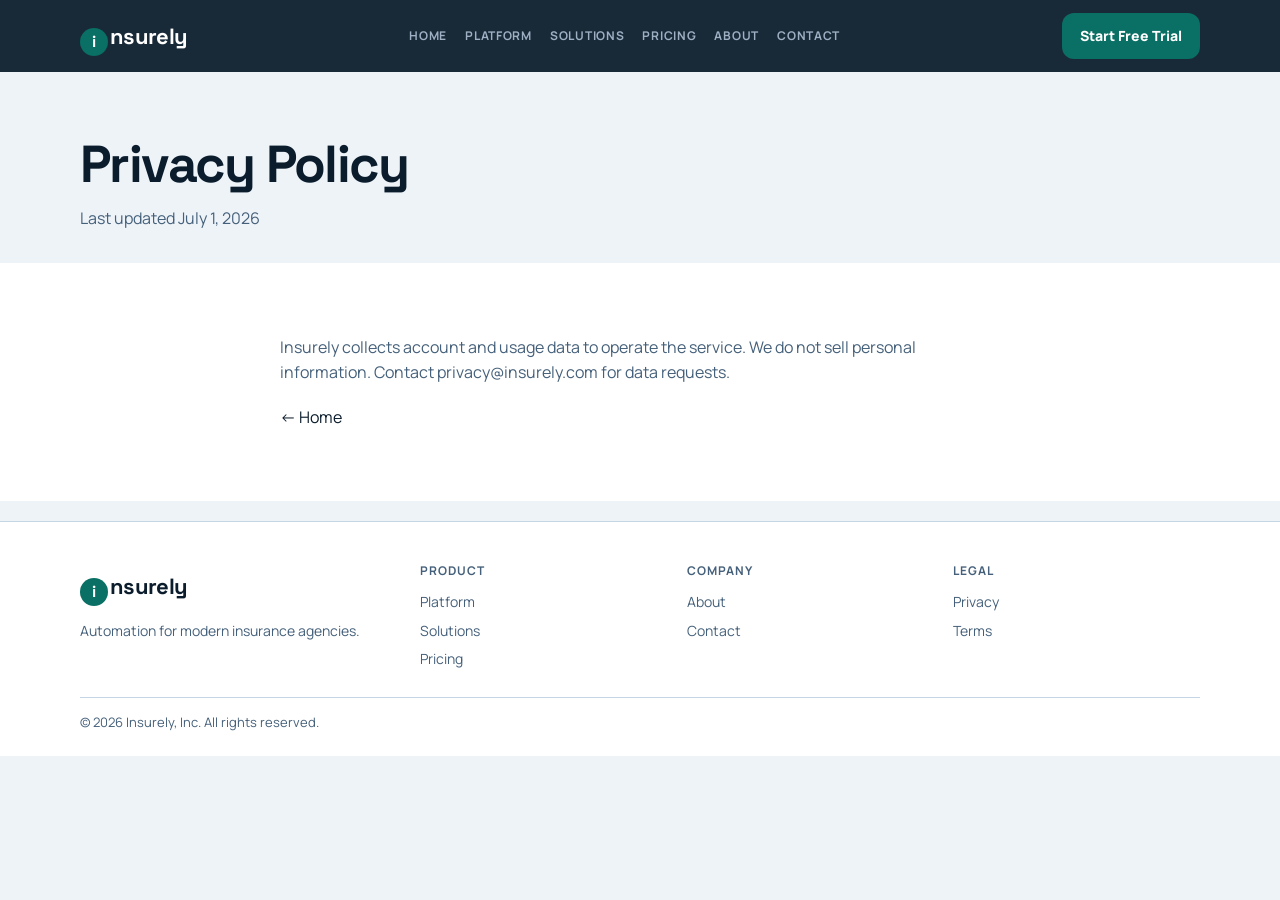
<file: privacy.html>
<!DOCTYPE html><html lang="en"><head><meta charset="utf-8"/><meta name="viewport" content="width=device-width,initial-scale=1"/>
<title>Privacy | Insurely</title>
<link href="https://fonts.googleapis.com/css2?family=Space+Grotesk:wght@500;600;700&family=Manrope:wght@400;500;600;700;800&display=swap" rel="stylesheet"/>
<link rel="stylesheet" href="styles.css"/>  <link rel="icon" href="favicon.svg" type="image/svg+xml"/>
  <meta name="theme-color" content="#0b1c2c"/>
  <meta name="description" content="Automation for insurance agencies, renewals, reminders, and client care in one workflow."/>
  <meta property="og:title" content="Privacy | Insurely"/>
  <meta property="og:description" content="Automation for insurance agencies, renewals, reminders, and client care in one workflow."/>
  <meta property="og:type" content="website"/>
  <meta property="og:url" content="https://mryamaslam.github.io/insurely/"/>
  <meta name="twitter:card" content="summary_large_image"/>
</head><body>
<a class="skip-link" href="#main">Skip to content</a>
<header><div class="wrap nav"><a class="logo logo-insurely" href="index.html" aria-label="Insurely home"><span class="logo-idot" aria-hidden="true">i</span><span class="logo-word">nsurely</span></a><button class="nav-toggle" id="navToggle" aria-label="Menu">☰</button><nav class="nav-links" id="navLinks"><a class="" href="index.html">Home</a><a class="" href="platform.html">Platform</a><a class="" href="solutions.html">Solutions</a><a class="" href="pricing.html">Pricing</a><a class="" href="about.html">About</a><a class="" href="contact.html">Contact</a></nav><a class="btn btn-teal" href="contact.html">Start Free Trial</a></div></header>
<main id="main">
<div class="page-hero"><div class="wrap"><h1>Privacy Policy</h1><p>Last updated July 1, 2026</p></div></div><section class="section-alt"><div class="wrap" style="max-width:720px"><p class="muted">Insurely collects account and usage data to operate the service. We do not sell personal information. Contact privacy@insurely.com for data requests.</p><p style="margin-top:20px"><a href="index.html">← Home</a></p></div></section>
</main>
<footer><div class="wrap"><div class="footer-grid"><div><a class="logo logo-insurely" href="index.html" aria-label="Insurely home"><span class="logo-idot" aria-hidden="true">i</span><span class="logo-word">nsurely</span></a><p class="muted" style="margin-top:10px;font-size:14px">Automation for modern insurance agencies.</p></div><div><h4>Product</h4><a href="platform.html">Platform</a><a href="solutions.html">Solutions</a><a href="pricing.html">Pricing</a></div><div><h4>Company</h4><a href="about.html">About</a><a href="contact.html">Contact</a></div><div><h4>Legal</h4><a href="privacy.html">Privacy</a><a href="terms.html">Terms</a></div></div><div class="footer-bottom">© 2026 Insurely, Inc. All rights reserved.</div></div></footer><script src="app.js"></script><div class="cookie-bar" id="cookieBar" role="dialog" aria-live="polite"><p>We use local storage for cart/demo preferences. See our <a href="privacy.html">Privacy</a>.</p><button type="button" class="btn btn-solid btn-primary btn-teal btn-red btn-sky" id="cookieAccept">Got it</button></div>
<button type="button" class="to-top" id="toTop" aria-label="Back to top">↑</button>
</body></html>
</file>
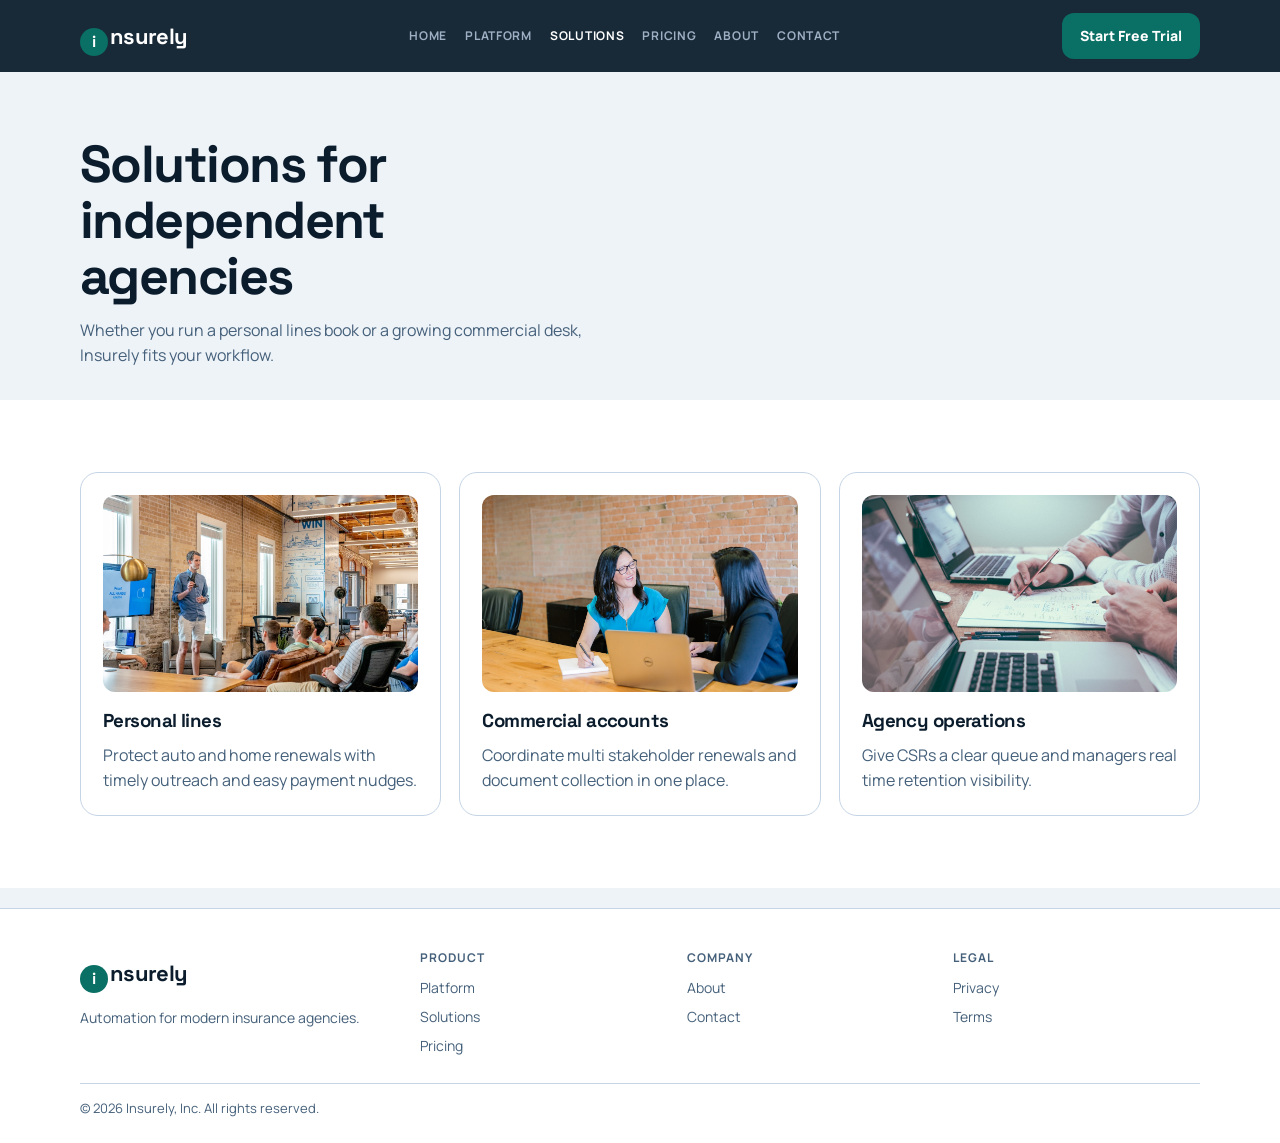
<file: solutions.html>
<!DOCTYPE html><html lang="en"><head><meta charset="utf-8"/><meta name="viewport" content="width=device-width,initial-scale=1"/>
<title>Solutions | Insurely</title>
<link href="https://fonts.googleapis.com/css2?family=Space+Grotesk:wght@500;600;700&family=Manrope:wght@400;500;600;700;800&display=swap" rel="stylesheet"/>
<link rel="stylesheet" href="styles.css"/>  <link rel="icon" href="favicon.svg" type="image/svg+xml"/>
  <meta name="theme-color" content="#0b1c2c"/>
  <meta name="description" content="Automation for insurance agencies, renewals, reminders, and client care in one workflow."/>
  <meta property="og:title" content="Solutions | Insurely"/>
  <meta property="og:description" content="Automation for insurance agencies, renewals, reminders, and client care in one workflow."/>
  <meta property="og:type" content="website"/>
  <meta property="og:url" content="https://mryamaslam.github.io/insurely/"/>
  <meta name="twitter:card" content="summary_large_image"/>
</head><body>
<a class="skip-link" href="#main">Skip to content</a>
<header><div class="wrap nav"><a class="logo logo-insurely" href="index.html" aria-label="Insurely home"><span class="logo-idot" aria-hidden="true">i</span><span class="logo-word">nsurely</span></a><button class="nav-toggle" id="navToggle" aria-label="Menu">☰</button><nav class="nav-links" id="navLinks"><a class="" href="index.html">Home</a><a class="" href="platform.html">Platform</a><a class="active" href="solutions.html">Solutions</a><a class="" href="pricing.html">Pricing</a><a class="" href="about.html">About</a><a class="" href="contact.html">Contact</a></nav><a class="btn btn-teal" href="contact.html">Start Free Trial</a></div></header>
<main id="main">
<div class="page-hero"><div class="wrap"><h1>Solutions for independent agencies</h1><p>Whether you run a personal lines book or a growing commercial desk, Insurely fits your workflow.</p></div></div>
<section class="section-alt"><div class="wrap grid-3">
<article class="card"><img src="images/team.jpg" alt="Agency team" loading="lazy" decoding="async"><h3>Personal lines</h3><p>Protect auto and home renewals with timely outreach and easy payment nudges.</p></article>
<article class="card"><img src="images/meeting.jpg" alt="Commercial review" loading="lazy" decoding="async"><h3>Commercial accounts</h3><p>Coordinate multi stakeholder renewals and document collection in one place.</p></article>
<article class="card"><img src="images/desk.jpg" alt="Ops desk" loading="lazy" decoding="async"><h3>Agency operations</h3><p>Give CSRs a clear queue and managers real time retention visibility.</p></article>
</div></div></section>
</main>
<footer><div class="wrap"><div class="footer-grid"><div><a class="logo logo-insurely" href="index.html" aria-label="Insurely home"><span class="logo-idot" aria-hidden="true">i</span><span class="logo-word">nsurely</span></a><p class="muted" style="margin-top:10px;font-size:14px">Automation for modern insurance agencies.</p></div><div><h4>Product</h4><a href="platform.html">Platform</a><a href="solutions.html">Solutions</a><a href="pricing.html">Pricing</a></div><div><h4>Company</h4><a href="about.html">About</a><a href="contact.html">Contact</a></div><div><h4>Legal</h4><a href="privacy.html">Privacy</a><a href="terms.html">Terms</a></div></div><div class="footer-bottom">© 2026 Insurely, Inc. All rights reserved.</div></div></footer><script src="app.js"></script><div class="cookie-bar" id="cookieBar" role="dialog" aria-live="polite"><p>We use local storage for cart/demo preferences. See our <a href="privacy.html">Privacy</a>.</p><button type="button" class="btn btn-solid btn-primary btn-teal btn-red btn-sky" id="cookieAccept">Got it</button></div>
<button type="button" class="to-top" id="toTop" aria-label="Back to top">↑</button>
</body></html>
</file>
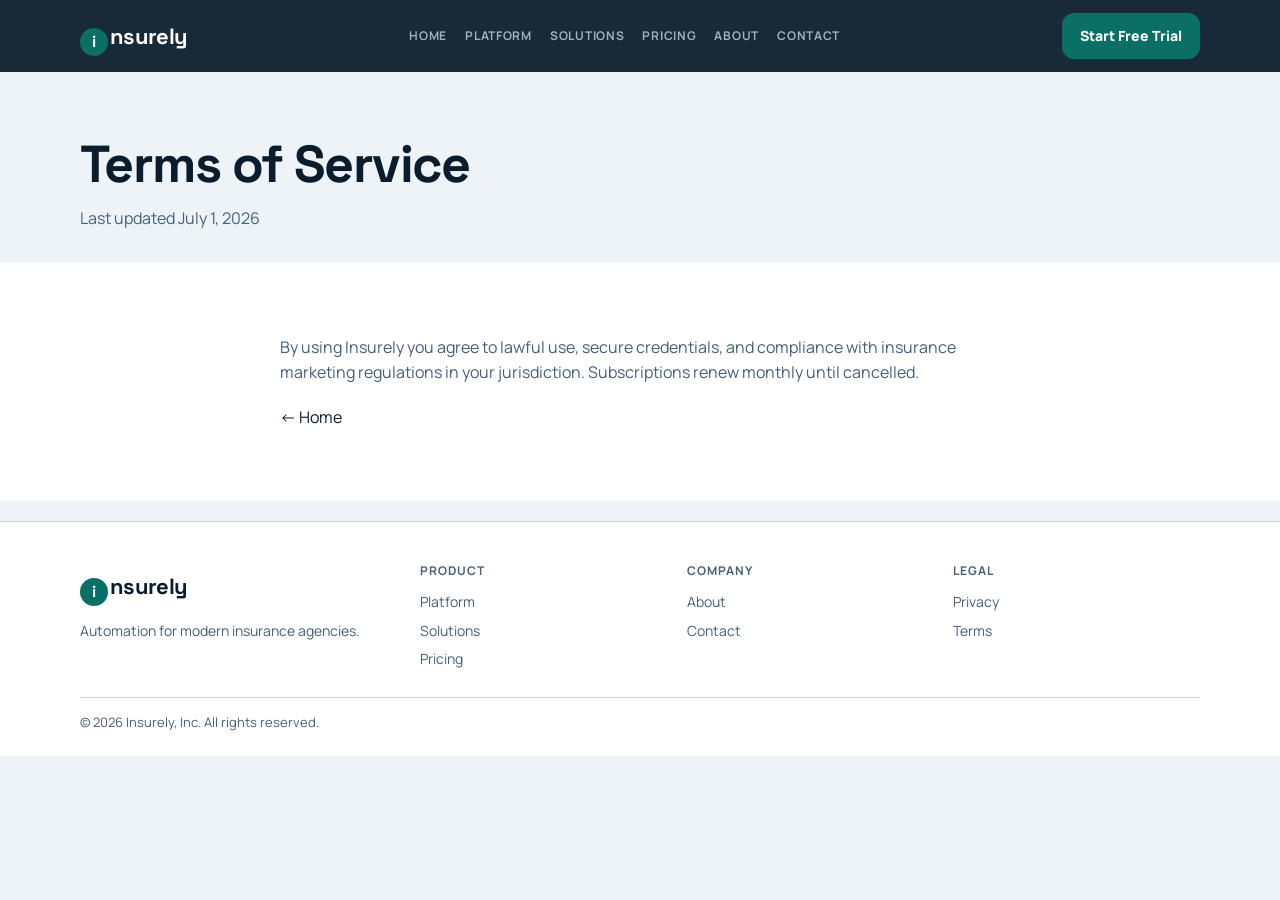
<file: terms.html>
<!DOCTYPE html><html lang="en"><head><meta charset="utf-8"/><meta name="viewport" content="width=device-width,initial-scale=1"/>
<title>Terms | Insurely</title>
<link href="https://fonts.googleapis.com/css2?family=Space+Grotesk:wght@500;600;700&family=Manrope:wght@400;500;600;700;800&display=swap" rel="stylesheet"/>
<link rel="stylesheet" href="styles.css"/>  <link rel="icon" href="favicon.svg" type="image/svg+xml"/>
  <meta name="theme-color" content="#0b1c2c"/>
  <meta name="description" content="Automation for insurance agencies, renewals, reminders, and client care in one workflow."/>
  <meta property="og:title" content="Terms | Insurely"/>
  <meta property="og:description" content="Automation for insurance agencies, renewals, reminders, and client care in one workflow."/>
  <meta property="og:type" content="website"/>
  <meta property="og:url" content="https://mryamaslam.github.io/insurely/"/>
  <meta name="twitter:card" content="summary_large_image"/>
</head><body>
<a class="skip-link" href="#main">Skip to content</a>
<header><div class="wrap nav"><a class="logo logo-insurely" href="index.html" aria-label="Insurely home"><span class="logo-idot" aria-hidden="true">i</span><span class="logo-word">nsurely</span></a><button class="nav-toggle" id="navToggle" aria-label="Menu">☰</button><nav class="nav-links" id="navLinks"><a class="" href="index.html">Home</a><a class="" href="platform.html">Platform</a><a class="" href="solutions.html">Solutions</a><a class="" href="pricing.html">Pricing</a><a class="" href="about.html">About</a><a class="" href="contact.html">Contact</a></nav><a class="btn btn-teal" href="contact.html">Start Free Trial</a></div></header>
<main id="main">
<div class="page-hero"><div class="wrap"><h1>Terms of Service</h1><p>Last updated July 1, 2026</p></div></div><section class="section-alt"><div class="wrap" style="max-width:720px"><p class="muted">By using Insurely you agree to lawful use, secure credentials, and compliance with insurance marketing regulations in your jurisdiction. Subscriptions renew monthly until cancelled.</p><p style="margin-top:20px"><a href="index.html">← Home</a></p></div></section>
</main>
<footer><div class="wrap"><div class="footer-grid"><div><a class="logo logo-insurely" href="index.html" aria-label="Insurely home"><span class="logo-idot" aria-hidden="true">i</span><span class="logo-word">nsurely</span></a><p class="muted" style="margin-top:10px;font-size:14px">Automation for modern insurance agencies.</p></div><div><h4>Product</h4><a href="platform.html">Platform</a><a href="solutions.html">Solutions</a><a href="pricing.html">Pricing</a></div><div><h4>Company</h4><a href="about.html">About</a><a href="contact.html">Contact</a></div><div><h4>Legal</h4><a href="privacy.html">Privacy</a><a href="terms.html">Terms</a></div></div><div class="footer-bottom">© 2026 Insurely, Inc. All rights reserved.</div></div></footer><script src="app.js"></script><div class="cookie-bar" id="cookieBar" role="dialog" aria-live="polite"><p>We use local storage for cart/demo preferences. See our <a href="privacy.html">Privacy</a>.</p><button type="button" class="btn btn-solid btn-primary btn-teal btn-red btn-sky" id="cookieAccept">Got it</button></div>
<button type="button" class="to-top" id="toTop" aria-label="Back to top">↑</button>
</body></html>
</file>
<file: styles.css>
﻿
:root{--bg:#f3f7fb;--ink:#0f1c2e;--muted:#5c6f86;--teal:#0f9f90;--coral:#ef5b4a;--card:#fff;--line:#d5e1ef;--ease:cubic-bezier(.22,1,.36,1)}
*{box-sizing:border-box;margin:0;padding:0}html{scroll-behavior:smooth}
body{font-family:Manrope,system-ui,sans-serif;color:var(--ink);background:var(--bg);line-height:1.55}
a{color:inherit;text-decoration:none}img{max-width:100%;display:block}
.wrap{width:min(1120px,calc(100% - 40px));margin:0 auto}
.btn{display:inline-flex;align-items:center;justify-content:center;border-radius:12px;padding:12px 18px;font-weight:800;font-size:14px;border:0;cursor:pointer;font-family:inherit;transition:transform .35s var(--ease)}
.btn:hover{transform:translateY(-3px)}.btn-teal{background:linear-gradient(120deg,#0f9f90,#14b8a6);color:#fff}.btn-coral{background:var(--coral);color:#fff}.btn-dark{background:var(--ink);color:#fff}.btn-full{width:100%}
header{position:sticky;top:0;z-index:40;background:rgba(11,28,44,.94);backdrop-filter:blur(14px);color:#fff}
.nav{display:flex;align-items:center;justify-content:space-between;min-height:72px;gap:12px}
.logo{font-family:"Space Grotesk",sans-serif;font-weight:700;font-size:24px}.logo span{color:#5eead4}
.nav-links{display:flex;gap:18px;font-size:12px;font-weight:700;letter-spacing:.06em;text-transform:uppercase;color:#9db0c4}
.nav-links a.active,.nav-links a:hover{color:#fff}
.nav-toggle{display:none;background:0;border:0;color:#fff;font-size:22px}
.hero{position:relative;min-height:78vh;display:grid;align-items:center;background-size:cover;background-position:center}
.hero::before{content:"";position:absolute;inset:0;background:linear-gradient(105deg,rgba(11,28,44,.92),rgba(11,28,44,.55))}
.hero .wrap{position:relative;z-index:1;padding:70px 0;color:#fff}
.kicker{color:#99f6e4;font-size:12px;font-weight:800;letter-spacing:.14em;text-transform:uppercase;margin-bottom:12px}
h1,h2,h3{font-family:"Space Grotesk",sans-serif;letter-spacing:-.03em}
h1{font-size:clamp(34px,4.5vw,52px);line-height:1.08;max-width:14ch;margin-bottom:14px}
.lead{color:#b7c9db;max-width:38ch;margin-bottom:24px;font-size:17px}
.page-hero{padding:64px 0 32px} .page-hero p{color:var(--muted);margin-top:10px;max-width:56ch}
section{padding:72px 0}.section-alt{background:#fff}
.section-head{max-width:620px;margin-bottom:32px}.section-head h2{font-size:clamp(28px,3.4vw,38px);margin-bottom:10px}.section-head p{color:var(--muted)}
.grid-3{display:grid;grid-template-columns:repeat(3,1fr);gap:18px}.grid-2{display:grid;grid-template-columns:1fr 1fr;gap:36px;align-items:center}
.card{background:var(--card);border:1px solid var(--line);border-radius:18px;padding:22px;transition:transform .4s var(--ease)}
.card:hover{transform:translateY(-8px)}.card img{border-radius:12px;aspect-ratio:16/10;object-fit:cover;width:100%;margin-bottom:14px}
.card h3{margin-bottom:8px}.card p,.muted{color:var(--muted)}.split-img{border-radius:22px;aspect-ratio:4/3;object-fit:cover;width:100%}
.list{margin:14px 0 20px;padding-left:18px;color:var(--muted)}.list li{margin:7px 0}
.band{background:linear-gradient(120deg,#0b1c2c,#12324a);color:#fff;border-radius:24px;padding:40px;display:flex;justify-content:space-between;gap:16px;align-items:center;flex-wrap:wrap}
.band p{color:#9db0c4;margin-top:8px}
.form{display:grid;gap:12px;max-width:520px}.form label{font-size:13px;font-weight:700}
.form input,.form textarea,.form select{width:100%;padding:12px 14px;border-radius:10px;border:1px solid var(--line);font:inherit}
.form-success{display:none;padding:14px;border-radius:10px;background:rgba(15,159,144,.12);color:var(--teal);font-weight:700}.form-success.show{display:block}
.faq details{background:#fff;border:1px solid var(--line);border-radius:12px;padding:14px 16px;margin-bottom:8px}
.faq summary{cursor:pointer;font-weight:700}.faq p{color:var(--muted);margin-top:8px;font-size:14px}
footer{padding:40px 0 24px;border-top:1px solid var(--line);margin-top:20px;background:#fff}
.footer-grid{display:grid;grid-template-columns:1.3fr 1fr 1fr 1fr;gap:20px;margin-bottom:20px}
.footer-grid h4{font-size:12px;text-transform:uppercase;letter-spacing:.08em;color:var(--muted);margin-bottom:10px}
.footer-grid a{display:block;color:var(--muted);font-size:14px;margin:7px 0}.footer-bottom{font-size:13px;color:var(--muted);border-top:1px solid var(--line);padding-top:14px}
.reveal{opacity:0;transform:translateY(24px);transition:.75s var(--ease)}.reveal.in{opacity:1;transform:none}
@media(max-width:900px){.nav-toggle{display:block}.nav-links{display:none;position:absolute;left:0;right:0;top:72px;flex-direction:column;background:#0b1c2c;padding:16px}.nav-links.open{display:flex}.grid-3,.grid-2,.footer-grid{grid-template-columns:1fr}}

/* ---- professional sections ---- */
.stats-strip{display:grid;grid-template-columns:repeat(4,1fr);gap:16px;margin:0}
.stat-box{text-align:center;padding:28px 16px;border:1px solid var(--line,rgba(0,0,0,.08));border-radius:18px;background:var(--card,#fff)}
.stat-box b{display:block;font-size:clamp(28px,3vw,40px);letter-spacing:-.03em;margin-bottom:6px}
.stat-box span{font-size:13px;opacity:.75}
.logos-row{display:flex;flex-wrap:wrap;gap:18px 32px;align-items:center;justify-content:center;opacity:.75;font-weight:700;letter-spacing:.06em;font-size:13px;text-transform:uppercase}
.logos-row span{padding:10px 14px;border:1px solid var(--line,rgba(0,0,0,.08));border-radius:999px}
.process{display:grid;grid-template-columns:repeat(4,1fr);gap:16px;counter-reset:step}
.process .step{position:relative;padding:22px;border-radius:18px;border:1px solid var(--line,rgba(0,0,0,.08));background:var(--card,#fff)}
.process .step::before{counter-increment:step;content:counter(step,decimal-leading-zero);display:block;font-weight:800;font-size:22px;margin-bottom:10px}
.process .step h3{margin-bottom:8px;font-size:17px}
.process .step p{font-size:14px;opacity:.75;line-height:1.55}
.integrations{display:grid;grid-template-columns:repeat(6,1fr);gap:10px}
.integrations div{text-align:center;padding:16px 8px;border-radius:14px;border:1px solid var(--line,rgba(0,0,0,.08));font-size:12px;font-weight:700;background:var(--card,#fff)}
.newsletter{display:grid;grid-template-columns:1.2fr .8fr;gap:20px;align-items:center;padding:36px;border-radius:24px;border:1px solid var(--line,rgba(0,0,0,.08));background:var(--card,#fff)}
.newsletter form{display:flex;gap:10px;flex-wrap:wrap}
.newsletter input{flex:1;min-width:200px;padding:13px 14px;border-radius:12px;border:1px solid var(--line,rgba(0,0,0,.12));font:inherit}
.contact-grid{display:grid;grid-template-columns:1.1fr .9fr;gap:28px;align-items:start}
.contact-cards{display:grid;gap:12px}
.contact-card{padding:18px;border-radius:16px;border:1px solid var(--line,rgba(0,0,0,.08));background:var(--card,#fff)}
.contact-card h4{margin-bottom:6px;font-size:15px}
.contact-card p{font-size:14px;opacity:.8;line-height:1.5}
.form-row{display:grid;grid-template-columns:1fr 1fr;gap:12px}
.map-box{border-radius:18px;min-height:200px;border:1px solid var(--line,rgba(0,0,0,.08));display:grid;place-items:center;padding:24px;text-align:center;background:linear-gradient(145deg,rgba(127,127,127,.08),rgba(127,127,127,.02))}
.quote-band{padding:40px;border-radius:24px;border:1px solid var(--line,rgba(0,0,0,.08));text-align:center;background:var(--card,#fff)}
.quote-band blockquote{font-size:clamp(20px,2.6vw,28px);line-height:1.4;max-width:40ch;margin:0 auto 16px;letter-spacing:-.02em}
@media(max-width:900px){
  .stats-strip,.process,.integrations,.newsletter,.contact-grid,.form-row{grid-template-columns:1fr}
  .integrations{grid-template-columns:repeat(3,1fr)}
  .stats-strip{grid-template-columns:1fr 1fr}
}

/* ==== frontend polish: alignment, FAQ, sections ==== */
.section-tight { padding: 36px 0 !important; }
.section-head { max-width: 640px; }
.section-head.center { text-align: center; margin-left: auto; margin-right: auto; }
.section-head.center + .stats-strip,
.section-head.center + .process,
.section-head.center + .grid-3,
.section-head.center + .faq,
.section-head.center + .integrations { }

.grid-3 > .card,
.grid > .product,
.grid > .card {
  height: 100%;
  display: flex;
  flex-direction: column;
}
.card p:last-child { margin-top: auto; }

/* FAQ â€” professional accordion */
.faq {
  max-width: 760px;
  margin: 0 auto;
  display: grid;
  gap: 12px;
}
.faq details {
  border: 1px solid var(--line, rgba(255,255,255,.12));
  border-radius: 16px;
  padding: 0;
  margin: 0;
  background: var(--card, rgba(255,255,255,.04));
  overflow: hidden;
  transition: border-color .25s, box-shadow .25s, transform .25s;
}
.faq details:hover {
  border-color: rgba(127,127,127,.35);
}
.faq details[open] {
  box-shadow: 0 12px 36px rgba(0,0,0,.08);
}
.faq summary {
  cursor: pointer;
  font-weight: 700;
  list-style: none;
  display: flex;
  align-items: center;
  justify-content: space-between;
  gap: 16px;
  padding: 18px 20px;
  line-height: 1.35;
  font-size: 15px;
}
.faq summary::-webkit-details-marker { display: none; }
.faq summary::after {
  content: "+";
  flex: 0 0 auto;
  width: 28px;
  height: 28px;
  border-radius: 50%;
  display: grid;
  place-items: center;
  font-size: 18px;
  font-weight: 600;
  line-height: 1;
  border: 1px solid var(--line, rgba(127,127,127,.25));
  opacity: .85;
  transition: transform .25s, background .25s;
}
.faq details[open] summary::after {
  content: "–";
  transform: none;
  background: rgba(127,127,127,.08);
}
.faq details p {
  margin: 0;
  padding: 0 20px 18px;
  color: var(--muted, #6b7280);
  font-size: 14px;
  line-height: 1.65;
  max-width: 62ch;
}

/* Process polish */
.process {
  align-items: stretch;
}
.process .step {
  height: 100%;
  display: flex;
  flex-direction: column;
}
.process .step::before {
  font-variant-numeric: tabular-nums;
  letter-spacing: .04em;
  margin-bottom: 14px;
}

/* Stats / logos alignment */
.stats-strip {
  align-items: stretch;
}
.stat-box {
  display: flex;
  flex-direction: column;
  justify-content: center;
  min-height: 120px;
}
.logos-row {
  gap: 12px 14px;
  justify-content: center;
}

/* Newsletter / CTA alignment */
.newsletter {
  align-items: center;
}
.newsletter form {
  width: 100%;
  align-items: center;
}
.newsletter input {
  min-height: 48px;
}
.cta-band {
  align-items: center;
}

/* Contact form should fill grid column */
.contact-grid .form {
  max-width: none;
  width: 100%;
}
.form-row {
  align-items: start;
}
.form label {
  display: block;
  margin-bottom: 6px;
}
.form input[type="checkbox"] {
  width: auto;
  display: inline-block;
  vertical-align: middle;
}

/* Quote band */
.quote-band {
  max-width: 900px;
  margin-left: auto;
  margin-right: auto;
}

/* Integrations wrap nicely */
.integrations {
  align-items: stretch;
}
.integrations div {
  display: grid;
  place-items: center;
  min-height: 56px;
}

@media (max-width: 900px) {
  .stats-strip { grid-template-columns: 1fr 1fr !important; }
  .process { grid-template-columns: 1fr !important; }
  .integrations { grid-template-columns: repeat(3, 1fr) !important; }
  .newsletter, .contact-grid, .form-row { grid-template-columns: 1fr !important; }
  .faq summary { font-size: 14px; padding: 16px; }
  .faq details p { padding: 0 16px 16px; }
  .section-tight { padding: 28px 0 !important; }
}

.check-row label{display:flex;align-items:flex-start;gap:10px;font-weight:600;line-height:1.45;cursor:pointer}
.check-row input{margin-top:3px}
.nav{flex-wrap:wrap}
.nav .btn{white-space:nowrap}
@media(max-width:1100px){
  .nav-links{gap:14px;font-size:13px}
}

/* ---- UX readability / contrast / interaction fixes ---- */
/* ---- UX readability / contrast / interaction fixes ---- */
.stat-box span,
.process .step p,
.logos-row,
.contact-card p {
  opacity: 1 !important;
}
.stat-box span,
.process .step p {
  color: var(--muted) !important;
}
.faq details[open] summary::after {
  content: "–" !important;
}
.btn {
  transition: transform .35s var(--ease), background .25s ease, border-color .25s ease, box-shadow .25s ease, filter .25s ease !important;
}
input::placeholder,
textarea::placeholder {
  opacity: 1;
  color: #6b7f96;
}
.footer-grid a:hover {
  color: var(--ink, var(--text, #111));
}
.product.is-hidden,
[data-product].is-hidden {
  display: none !important;
}
.filter-panel {
  display: none;
  padding: 8px 0 12px;
  border-bottom: 1px solid var(--line, #e5e5e5);
}
.filter-group.open .filter-panel { display: block; }
.filter-group.open > button span { transform: rotate(45deg); display: inline-block; }
.filter-panel label {
  display: flex;
  align-items: center;
  gap: 8px;
  padding: 6px 0;
  font-size: 13px;
  font-weight: 500;
  cursor: pointer;
  color: var(--muted, #525252);
}
.filter-chip-row { display: flex; flex-wrap: wrap; gap: 8px; margin: 10px 0 16px; }
.filter-chip {
  border: 1px solid var(--line, #e5e5e5);
  background: #fff;
  border-radius: 999px;
  padding: 7px 12px;
  font: inherit;
  font-size: 12px;
  font-weight: 700;
  cursor: pointer;
}
.filter-chip.active {
  background: var(--ink, #171717);
  color: #fff;
  border-color: transparent;
}
.filter-empty {
  display: none;
  color: var(--muted);
  padding: 20px 0;
}
.filter-empty.show { display: block; }


/* Insurely contrast */
:root {
  --teal: #0a6f64;
  --muted: #4a5d73;
  --line: #b8c9dc;
}
.btn-teal {
  background: #0a6f64 !important;
  color: #fff !important;
}
.btn-teal:hover {
  background: #086057 !important;
}
.btn-dark:hover {
  background: #1a2d45 !important;
}
.kicker { color: #0a6f64 !important; }
.form input,
.form textarea,
.form select {
  background: #fff;
  color: var(--ink);
  border: 1px solid #b7c9db;
}
.logos-row { color: #4a5d73; }



/* ---- Reviews section ---- */
.reviews-grid {
  display: grid;
  grid-template-columns: repeat(3, 1fr);
  gap: 18px;
  margin-top: 8px;
}
.review-card {
  padding: 24px 22px;
  border-radius: 18px;
  border: 1px solid var(--line, rgba(127,127,127,.2));
  background: var(--card, var(--panel, #fff));
  display: flex;
  flex-direction: column;
  gap: 14px;
  height: 100%;
  transition: transform .35s var(--ease, ease);
}
.review-card:hover { transform: translateY(-6px); }
.review-stars {
  color: #f59e0b;
  letter-spacing: 2px;
  font-size: 14px;
  line-height: 1;
}
.review-card > p {
  font-size: 15px;
  line-height: 1.55;
  flex: 1;
  margin: 0;
}
.review-author {
  display: flex;
  align-items: center;
  gap: 12px;
  margin-top: 4px;
}
.review-avatar {
  width: 42px;
  height: 42px;
  border-radius: 50%;
  display: grid;
  place-items: center;
  font-weight: 800;
  font-size: 13px;
  letter-spacing: .02em;
  flex-shrink: 0;
}
.review-author strong {
  display: block;
  font-size: 14px;
}
.review-author .muted,
.review-author span:last-child {
  display: block;
  font-size: 12px;
  margin-top: 2px;
}
@media (max-width: 900px) {
  .reviews-grid { grid-template-columns: 1fr !important; }
}

/* ---- Modern standards baseline ---- */
:root {
  --bg: #eef3f8;
  --ink: #0b1c2c;
  --muted: #45607a;
  --teal: #0a6f64;
  --coral: #e35d4a;
  --line: #c5d5e6;
  --card: #ffffff;
  --focus: #0a6f64;
  --radius: 14px;
}
body { background: var(--bg); }


/* ---- Modern standards baseline ---- */
:focus-visible {
  outline: 3px solid var(--focus, #2563eb);
  outline-offset: 3px;
}
.skip-link {
  position: absolute;
  left: 12px;
  top: -48px;
  z-index: 1000;
  background: var(--focus, #111);
  color: #fff;
  padding: 10px 14px;
  border-radius: 10px;
  font-weight: 700;
  font-size: 14px;
}
.skip-link:focus {
  top: 12px;
}
img { height: auto; }
@media (prefers-reduced-motion: reduce) {
  html { scroll-behavior: auto; }
  *, *::before, *::after {
    animation-duration: 0.01ms !important;
    animation-iteration-count: 1 !important;
    transition-duration: 0.01ms !important;
  }
  .reveal { opacity: 1 !important; transform: none !important; filter: none !important; }
}
.cookie-bar {
  position: fixed;
  left: 16px;
  right: 16px;
  bottom: 16px;
  z-index: 90;
  max-width: 720px;
  margin: 0 auto;
  display: none;
  align-items: center;
  justify-content: space-between;
  gap: 14px;
  padding: 14px 16px;
  border-radius: 14px;
  background: rgba(15,15,15,.94);
  color: #fff;
  border: 1px solid rgba(255,255,255,.12);
  box-shadow: 0 16px 40px rgba(0,0,0,.25);
  font-size: 14px;
  line-height: 1.4;
}
.cookie-bar.show { display: flex; flex-wrap: wrap; }
.cookie-bar a { color: #fff; text-decoration: underline; }
.cookie-bar .btn { margin: 0; }
.to-top {
  position: fixed;
  right: 18px;
  bottom: 18px;
  z-index: 80;
  width: 44px;
  height: 44px;
  border-radius: 50%;
  border: 0;
  cursor: pointer;
  display: none;
  place-items: center;
  font-weight: 800;
  background: var(--focus, #111);
  color: #fff;
  box-shadow: 0 10px 24px rgba(0,0,0,.2);
}
.to-top.show { display: grid; }
@media (max-width: 900px) {
  .cookie-bar { left: 10px; right: 10px; bottom: 10px; }
}

/* ---- Brand logo system ---- */
/* Insurely logo — custom "i" disc lettermark + lowercase word */
.logo.logo-insurely, .logo {
  display: inline-flex !important;
  align-items: baseline;
  gap: 0;
  text-decoration: none;
  font-family: "Space Grotesk", sans-serif;
}
.logo-insurely .logo-idot {
  display: inline-grid;
  place-items: center;
  width: 28px;
  height: 28px;
  margin-right: 2px;
  border-radius: 50%;
  background: #0a6f64;
  color: #fff;
  font-weight: 700;
  font-size: 16px;
  line-height: 1;
  transform: translateY(3px);
}
.logo-insurely .logo-word {
  font-size: 22px;
  font-weight: 700;
  letter-spacing: -.03em;
  color: inherit;
}
header .logo-insurely .logo-word { color: #fff; }
footer .logo-insurely .logo-word { color: #0b1c2c !important; }
.logo-mark, .logo-text { display: none !important; }

/* ---- Unique motion / section language ---- */
/* Insurely motion — horizontal slide + timeline feel */
.reveal { opacity: 0; transform: translateX(-28px); transition: .8s var(--ease); }
.reveal.in { opacity: 1; transform: none; }
.process { position: relative; }
.process::before {
  content: ""; position: absolute; left: 8%; right: 8%; top: 28px; height: 2px;
  background: linear-gradient(90deg, transparent, var(--teal), transparent); opacity: .45;
}
.process .step { transition: transform .4s var(--ease), background .4s; }
.process .step:hover { transform: translateY(-6px); background: #fff; }
.card:hover { transform: translateY(-8px); border-color: var(--teal); }
.btn-teal { position: relative; overflow: hidden; }
.btn-teal::after {
  content: ""; position: absolute; inset: 0; background: linear-gradient(120deg, transparent, rgba(255,255,255,.25), transparent);
  transform: translateX(-120%); transition: transform .6s;
}
.btn-teal:hover::after { transform: translateX(120%); }
.review-card { transition: transform .4s var(--ease), box-shadow .4s; }
.review-card:hover { transform: translateY(-8px); box-shadow: 0 18px 40px rgba(11,28,44,.08); }
</file>
